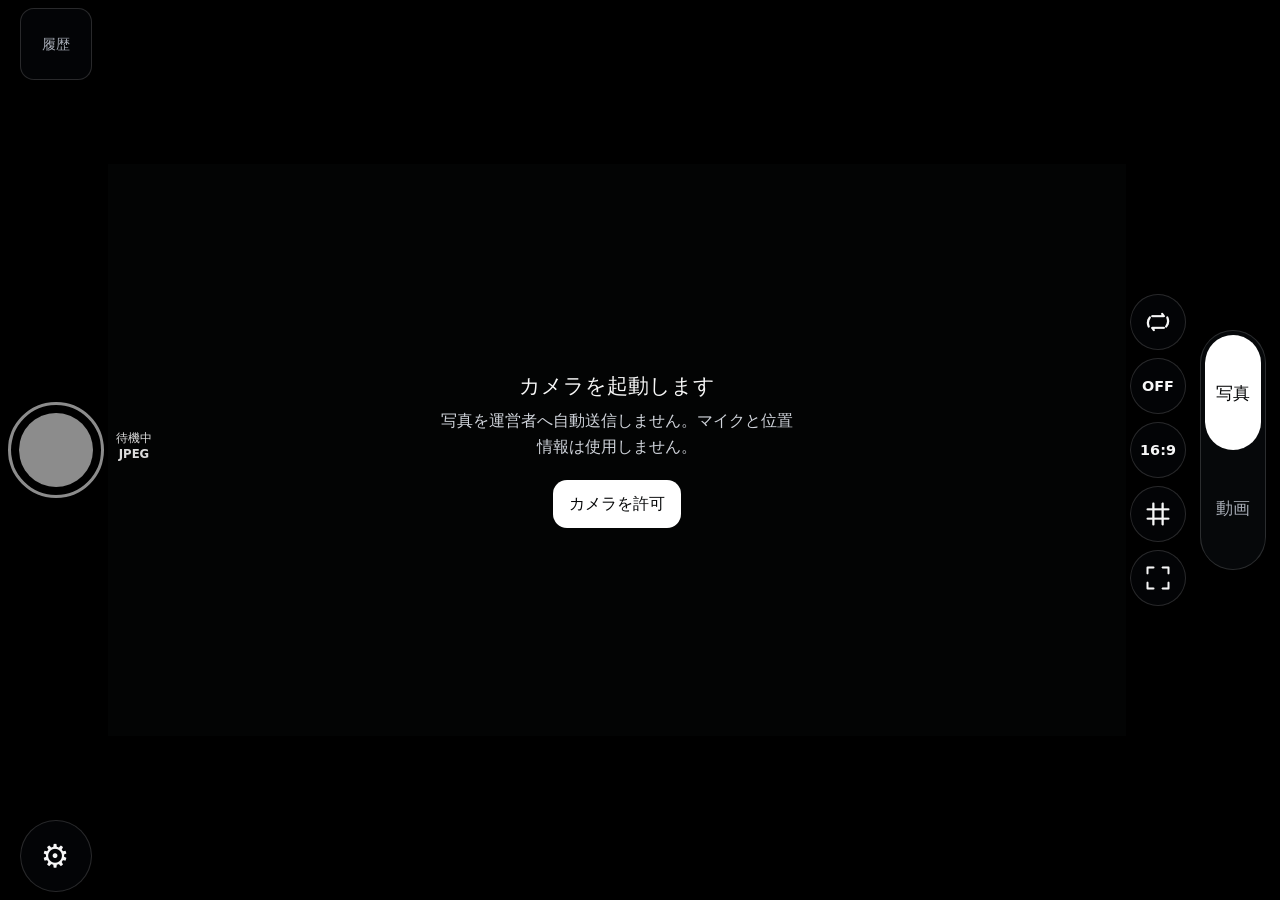
<file: index.html>
<!doctype html>
<html lang="ja" class="overlay-camera-layout">
<head>
  <meta charset="utf-8">
  <meta name="viewport" content="width=device-width, initial-scale=1, viewport-fit=cover">
  <meta name="theme-color" content="#0b0d10">
  <meta name="referrer" content="no-referrer">
  <meta http-equiv="Content-Security-Policy" content="default-src 'self'; script-src 'self'; style-src 'self' 'unsafe-inline'; img-src 'self' blob: data:; media-src 'self' blob:; connect-src 'self'; worker-src 'self'; manifest-src 'self'; object-src 'none'; base-uri 'none'; form-action 'none'">
  <meta name="mobile-web-app-capable" content="yes">
  <meta name="apple-mobile-web-app-capable" content="yes">
  <meta name="apple-mobile-web-app-status-bar-style" content="black-translucent">
  <meta name="description" content="写真・動画をブラウザ内に保存するカメラアプリ。撮影データを自動送信しません。端末などが発する音は制御せず、無音は保証しません。">
  <meta name="robots" content="index,follow,max-image-preview:large">
  <meta property="og:type" content="website">
  <meta property="og:locale" content="ja_JP">
  <meta property="og:site_name" content="Quiet Camera">
  <meta property="og:title" content="Quiet Camera｜写真・動画を撮影するブラウザカメラ">
  <meta property="og:description" content="写真・動画をブラウザ内に保存するカメラアプリ。撮影データを自動送信しません。端末などが発する音は制御せず、無音は保証しません。">
  <meta property="og:url" content="https://tomoponz.github.io/quiet-camera/">
  <meta property="og:image" content="https://tomoponz.github.io/quiet-camera/images/quiet-camera-og.png">
  <meta property="og:image:width" content="1774">
  <meta property="og:image:height" content="887">
  <meta property="og:image:alt" content="端末内保存に対応したブラウザカメラQuiet Cameraのイメージ">
  <meta name="twitter:card" content="summary_large_image">
  <meta name="twitter:title" content="Quiet Camera｜写真・動画を撮影するブラウザカメラ">
  <meta name="twitter:description" content="写真・動画をブラウザ内に保存するカメラアプリ。撮影データを自動送信しません。端末などが発する音は制御せず、無音は保証しません。">
  <meta name="twitter:image" content="https://tomoponz.github.io/quiet-camera/images/quiet-camera-og.png">
  <link rel="canonical" href="https://tomoponz.github.io/quiet-camera/">
  <title>Quiet Camera｜写真・動画を撮影するブラウザカメラ</title>
  <link rel="manifest" href="./manifest.webmanifest?v=20261031.3">
  <link rel="icon" href="./icons/icon.svg" type="image/svg+xml">
  <link rel="apple-touch-icon" sizes="180x180" href="./icons/apple-touch-icon.png">
  <link rel="stylesheet" href="./assets/css/styles.css?v=20261031.3">
  <link rel="stylesheet" href="./assets/css/fullscreen.css?v=20261031.3">
  <link rel="stylesheet" href="./assets/css/camera-enhancements.css?v=20261031.3">
  <link rel="stylesheet" href="./assets/css/camera-overlay.css?v=20261031.3">
</head>
<body>
  <main class="app" aria-label="Quiet Camera">
    <div id="cameraSurface" class="camera-surface">
    <section id="cameraStage" class="camera-stage ratio-16-9" aria-label="カメラ映像。EnterまたはSpaceで中央へピントを要求" aria-busy="false" tabindex="-1">
      <video id="cameraVideo" autoplay muted playsinline></video>
      <div id="photoFrameGuide" class="photo-frame-guide" hidden aria-hidden="true"></div>
      <canvas id="captureCanvas" hidden></canvas>

      <div id="gridOverlay" class="grid-overlay" hidden aria-hidden="true"><span></span><span></span><span></span><span></span></div>
      <div id="focusRing" class="focus-ring" aria-hidden="true"></div>
      <div id="flashOverlay" class="flash-overlay" aria-hidden="true"></div>
      <div id="countdown" class="countdown" aria-live="assertive"></div>



      <div id="permissionPanel" class="permission-panel" role="group" aria-labelledby="permissionTitle" aria-describedby="permissionCopy">
        <p id="permissionTitle" class="permission-title">カメラを起動します</p>
        <p id="permissionCopy" class="permission-copy">撮影データを運営者へ自動送信しません。動画へ切り替えるとマイクの使用許可を求めます。手動でOFFにした設定は維持します。</p>
        <button id="startButton" class="primary-button" type="button">カメラを許可</button>
      </div>








    </section>
    <div id="cameraControls" class="camera-device-controls">
<div class="mode-control-row">
      <nav class="mode-switcher" aria-label="撮影モード">
        <button id="photoModeButton" class="mode-button active" type="button" aria-pressed="true">写真</button>
        <button id="videoModeButton" class="mode-button" type="button" aria-pressed="false" aria-describedby="videoSupportStatus microphoneStatusDetail">動画</button>
      </nav>
      <button id="microphoneStatusButton" class="microphone-status microphone-off" type="button" aria-controls="microphoneSelect" hidden>
        <span class="microphone-status-current" aria-hidden="true">現在</span><span class="microphone-state-line" aria-hidden="true"><span>MIC</span> <strong id="microphoneStatusText">OFF</strong></span>
      </button>
    </div>
    <p id="videoSupportStatus" class="sr-only" role="status" aria-live="polite"></p>
    <p id="microphoneStatusDetail" class="sr-only" role="status" aria-live="polite">現在、マイクはOFFです。音声は録音されません。押すとマイク設定を開きます。</p>


<div id="recordingBadge" class="recording-badge" hidden>
        <span class="recording-dot" aria-hidden="true"></span>
        <span class="sr-only">録画中。 </span>
        <span class="recording-metric"><span class="sr-only">録画時間 </span><span id="recordingTime" role="timer" aria-live="off">00:00</span></span>
        <span class="recording-metric"><span class="sr-only">録画サイズ </span><span id="recordingSize">0 MB</span></span>
        <span id="recordingAudioState">音声なし</span>
      </div>
<div class="camera-top-controls" role="group" aria-label="撮影設定">
        <button id="switchButton" class="icon-button" type="button" aria-label="前後カメラを切り替える" title="カメラ切替">
          <svg viewBox="0 0 24 24" aria-hidden="true"><path d="M7 7h10l-1.5-2M17 17H7l1.5 2M20 8a8 8 0 0 1-1 8M4 16a8 8 0 0 1 1-8"/></svg>
        </button>
        <button id="timerButton" class="setting-button" type="button" aria-label="セルフタイマー: オフ">OFF</button>
        <button id="ratioButton" class="setting-button" type="button" aria-label="画像比率: 16対9">16:9</button>
        <button id="torchButton" disabled class="icon-button" type="button" aria-pressed="false" aria-label="ライト" title="ライト" hidden>
          <svg viewBox="0 0 24 24" aria-hidden="true"><path d="M9 3h6l1 4-2 3v9H10v-9L8 7l1-4Z"/><path d="M10 14h4"/></svg>
        </button>
        <button id="gridButton" class="icon-button" type="button" aria-pressed="false" aria-label="グリッド表示" title="グリッド">
          <svg viewBox="0 0 24 24" aria-hidden="true"><path d="M8 3v18M16 3v18M3 8h18M3 16h18"/></svg>
        </button>
        <button id="fullscreenButton" class="icon-button fullscreen-button" type="button" aria-pressed="false" aria-label="全画面モード" title="全画面">
          <svg viewBox="0 0 24 24" aria-hidden="true">
            <path class="fullscreen-enter-icon" d="M8 3H3v5M16 3h5v5M8 21H3v-5M16 21h5v-5"/>
            <path class="fullscreen-exit-icon" d="M9 3v6H3M15 3v6h6M9 21v-6H3M15 21v-6h6"/>
          </svg>
        </button>
      </div>
<div id="zoomControl" class="zoom-control" hidden>
        <label for="zoomRange">ズーム</label>
        <input id="zoomRange" type="range" min="1" max="1" step="0.1" value="1">
        <output id="zoomValue" for="zoomRange">1.0×</output>
      </div>
<div id="exposureControl" class="exposure-control" hidden>
        <label for="exposureRange">明るさ</label>
        <input id="exposureRange" type="range" min="0" max="0" step="0.1" value="0">
        <output id="exposureValue" for="exposureRange">0.0</output>
      </div>
<div class="status-bar">
        <span id="cameraStatus" role="status" aria-live="polite">待機中</span>
        <span id="mediaStatus">JPEG</span>
      </div>
<section class="bottom-controls" aria-label="撮影操作">
      <button id="galleryButton" class="preview-button" type="button" aria-label="撮影履歴を見る">
        <span id="galleryPlaceholder">履歴</span>
        <img id="previewThumbnail" alt="直前の撮影結果" hidden>
        <span id="videoThumbnailMark" class="video-thumbnail-mark" hidden>▶</span>
        <span id="galleryCount" class="gallery-count" hidden>0</span>
      </button>
      <button id="shutterButton" class="shutter-button" type="button" aria-label="写真を撮る" disabled><span></span></button>
      <button id="settingsButton" class="round-text-button settings-button" type="button" aria-label="設定を開く" title="設定">⚙</button>
    </section>
    </div>
    </div>





    <div id="settingsDock">
    <section id="settingsPanel" class="settings-panel" aria-label="保存と録画の設定">
<div class="header-actions">
        <button id="updateButton" class="text-button update-button" type="button" hidden>更新</button>
        <button id="installButton" class="text-button" type="button" hidden>インストール</button>
      </div>

      <label id="cameraSourceField" class="setting-field camera-source-field" hidden><span>カメラ</span><select id="cameraSourceSelect"><option value="">自動選択</option></select></label>
      <div id="manualFocusField" class="setting-field range-setting" hidden>
        <label class="setting-label" for="manualFocusRange">ピント</label>
        <div class="range-setting-controls"><input id="manualFocusRange" type="range" min="0" max="0" step="1" value="0" aria-valuetext="自動" aria-describedby="manualFocusAvailability"><output id="manualFocusValue" for="manualFocusRange">自動</output><button id="focusResetButton" class="mini-button" type="button">自動に戻す</button></div>
        <small id="manualFocusAvailability" class="control-availability-note" hidden>手動調整は利用できません。端末のオートフォーカスを使用します。</small>
      </div>
      <div id="exposureSettingField" class="setting-field range-setting" hidden>
        <label class="setting-label" for="exposureIndexRange">明るさ</label>
        <div class="range-setting-controls"><input id="exposureIndexRange" type="range" min="0" max="0" step="1" value="0" aria-valuetext="0.0EV" aria-describedby="exposureAvailability"><output id="exposureIndexValue" for="exposureIndexRange">0.0EV</output><button id="exposureResetButton" class="mini-button" type="button">標準に戻す</button></div>
        <small id="exposureAvailability" class="control-availability-note" hidden>この端末・ブラウザでは明るさ調整を利用できません。</small>
      </div>
      <label id="photoFormatField" class="setting-field"><span>写真形式</span><select id="photoFormatSelect"><option value="image/jpeg">JPEG</option><option value="image/png">PNG</option><option value="image/webp">WebP</option><option value="application/pdf">PDF</option></select></label>
      <label id="photoQualityField" class="setting-field"><span>写真品質</span><select id="photoQualitySelect"><option value="0.82">標準</option><option value="0.92" selected>高画質</option><option value="0.98">最高</option></select></label>
      <label id="selfieMirrorField" class="setting-field"><span>自撮り保存</span><select id="selfieMirrorSelect"><option value="mirrored" selected>鏡像のまま</option><option value="natural">左右反転しない</option></select></label>

      <label id="microphoneField" class="setting-field" hidden><span>マイク</span><select id="microphoneSelect"><option value="off" selected>OFF</option><option value="on">ON</option></select></label>
      <label id="videoResolutionField" class="setting-field" hidden><span>動画サイズ</span><select id="videoResolutionSelect"><option value="auto" selected>自動</option><option value="720">720p</option><option value="1080">1080p</option></select></label>
      <label id="videoFrameRateField" class="setting-field" hidden><span>FPS</span><select id="videoFrameRateSelect"><option value="auto" selected>自動</option><option value="30">30</option><option value="60">60</option></select></label>
      <label id="videoQualityField" class="setting-field" hidden><span>動画品質</span><select id="videoQualitySelect"><option value="economy">軽量</option><option value="standard" selected>標準</option><option value="high">高画質</option></select></label>
      <label id="recordingLimitField" class="setting-field" hidden><span>録画上限</span><select id="recordingLimitSelect"><option value="5">5分</option><option value="10" selected>10分</option><option value="20">20分</option></select></label>
      <button id="privacyButton" class="secondary-button settings-privacy-button" type="button">プライバシーと注意事項</button>
    </section>
    </div>




  </main>

  <dialog id="reviewDialog" class="sheet-dialog review-dialog" aria-labelledby="reviewTitle" aria-describedby="reviewMeta">
    <div class="review-layout">
      <div class="review-media-column">
        <div id="reviewViewer" class="review-viewer">
          <img id="reviewImage" class="review-media" alt="撮影した写真" draggable="false" hidden>
          <video id="reviewVideo" class="review-media" controls playsinline preload="auto" hidden></video>
          <p id="reviewVideoStatus" class="video-preview-status" role="status" aria-live="polite" hidden></p>
        </div>
        <nav id="reviewPhotoNavigation" class="review-photo-nav" aria-label="撮影順に写真と動画を切り替える" hidden>
          <button id="reviewNewerPhoto" class="secondary-button" type="button" aria-controls="reviewViewer" disabled>← 新しい項目</button>
          <button id="reviewOlderPhoto" class="secondary-button" type="button" aria-controls="reviewViewer" disabled>古い項目 →</button>
          <p id="reviewPhotoStatus" class="review-photo-status" role="status" aria-live="polite"></p>
        </nav>
      </div>
      <aside class="review-sidebar">
        <div class="dialog-header">
          <div><h2 id="reviewTitle">撮影結果</h2><p id="reviewMeta" class="review-meta"></p></div>
          <button id="closeReviewButton" class="close-button" type="button" aria-label="閉じる">×</button>
        </div>
        <p class="dialog-help">iPhoneでは共有メニューから「画像を保存」または「ファイルに保存」を選んでください。</p>
      </aside>
    </div>
    <div id="reviewActionBar" class="dialog-actions review-actions review-action-dock" role="group" aria-label="表示中のメディアの操作">
      <button id="shareButton" class="secondary-button compact-button" type="button" aria-label="共有" title="共有" disabled><svg viewBox="0 0 24 24" width="24" height="24" fill="none" stroke="currentColor" stroke-width="1.8" stroke-linecap="round" stroke-linejoin="round" aria-hidden="true"><circle cx="6" cy="12" r="3"/><circle cx="18" cy="5" r="3"/><circle cx="18" cy="19" r="3"/><path d="m8.5 10.5 7-4m-7 7 7 4"/></svg></button>
      <button id="downloadButton" class="secondary-button compact-button" type="button" aria-label="端末に保存" title="端末に保存" disabled><svg viewBox="0 0 24 24" width="24" height="24" fill="none" stroke="currentColor" stroke-width="1.8" stroke-linecap="round" stroke-linejoin="round" aria-hidden="true"><path d="M12 3v12m-5-5 5 5 5-5M4 16v5h16v-5"/></svg></button>
      <button id="reviewPdfButton" class="secondary-button compact-button" type="button" aria-label="表示中の写真をPDFにする" title="表示中の写真をPDFにする" disabled><svg viewBox="0 0 24 24" width="24" height="24" fill="none" stroke="currentColor" stroke-width="1.8" stroke-linecap="round" stroke-linejoin="round" aria-hidden="true"><path d="M3 1h12l6 6v16H3zM15 1v7h6"/><text x="12" y="17" text-anchor="middle" fill="currentColor" stroke="none" font-family="sans-serif" font-size="8" font-weight="700">PDF</text></svg></button>
      <button id="deleteButton" class="danger-button compact-button" type="button" aria-label="削除" title="削除" disabled><svg viewBox="0 0 24 24" width="24" height="24" fill="none" stroke="currentColor" stroke-width="1.8" stroke-linecap="round" stroke-linejoin="round" aria-hidden="true"><path d="M3 6h18M9 6V3h6v3M5 6l1 15h12l1-15M10 10v7m4-7v7"/></svg></button>
    </div>
  </dialog>

  <dialog id="galleryDialog" class="sheet-dialog gallery-dialog" aria-labelledby="galleryTitle" aria-describedby="gallerySummary">
    <div class="gallery-sheet-sizing"><div id="galleryResizeHandle" class="settings-resize-handle" role="separator" tabindex="0" aria-label="撮影履歴の高さ。上下にドラッグ、または上下矢印キーで調整。上へ勢いよく払うと最大に広げる。下へ勢いよく払う、またはEscapeで閉じる" aria-orientation="horizontal" aria-controls="gallerySheetBody" aria-valuemin="0" aria-valuemax="100" aria-valuenow="100"></div></div>
    <div class="dialog-header gallery-header">
      <div><h2 id="galleryTitle">撮影履歴</h2><p id="gallerySummary" class="review-meta" role="status" aria-live="polite">0件</p></div>
      <div class="gallery-selection-controls">
        <button id="selectAllButton" class="secondary-button compact-button" type="button" aria-label="表示中をすべて選択" title="一覧に読み込み済みの項目をすべて選択" aria-hidden="true" disabled>表示中を選択</button>
        <button id="gallerySelectionButton" class="secondary-button compact-button" type="button" aria-pressed="false">選択</button>
      </div>
      <button id="closeGalleryButton" class="close-button" type="button" aria-label="閉じる">×</button>
    </div>
    <div id="gallerySheetBody">
    <div id="recoveryNotice" class="recovery-notice" hidden>
      <p id="recoverySummary">復元待ちの録画があります。</p>
      <div class="recovery-actions">
        <button id="retryRecoveryButton" class="secondary-button compact-button" type="button">復元を再試行</button>
        <button type="button" id="downloadRecoveryButton" class="secondary-button" aria-label="再生未確認の録画一時データを元ファイルとして端末へ保存">一時データを保存</button>
        <button id="discardRecoveryButton" class="danger-button compact-button" type="button">一時データを削除</button>
      </div>
    </div>
    <div id="galleryGrid" class="gallery-grid"></div>
    <p id="galleryEmpty" class="gallery-empty">撮影すると、ここに端末内の履歴が表示されます。</p>
    <div id="galleryActionClearance" aria-hidden="true"></div>
    </div>
    <div id="gallerySelectionActions" class="gallery-toolbar gallery-action-dock" hidden>
      <div class="gallery-action-status"><span id="gallerySelectionCount" role="status" aria-live="polite">0件選択</span><span id="gallerySelectionNotice" role="status" hidden></span></div>
      <button id="shareGalleryButton" class="secondary-button compact-button" type="button" aria-label="共有" title="共有" disabled><svg viewBox="0 0 24 24" width="24" height="24" fill="none" stroke="currentColor" stroke-width="1.8" stroke-linecap="round" stroke-linejoin="round" aria-hidden="true"><circle cx="6" cy="12" r="3"/><circle cx="18" cy="5" r="3"/><circle cx="18" cy="19" r="3"/><path d="m8.5 10.5 7-4m-7 7 7 4"/></svg></button>
      <button id="saveGalleryButton" class="secondary-button compact-button" type="button" aria-label="端末に保存" title="端末に保存" disabled><svg viewBox="0 0 24 24" width="24" height="24" fill="none" stroke="currentColor" stroke-width="1.8" stroke-linecap="round" stroke-linejoin="round" aria-hidden="true"><path d="M12 3v12m-5-5 5 5 5-5M4 16v5h16v-5"/></svg></button>
      <button id="exportPdfButton" class="secondary-button compact-button" type="button" aria-label="選択写真をPDF" title="選択写真をPDF" disabled><svg viewBox="0 0 24 24" width="24" height="24" fill="none" stroke="currentColor" stroke-width="1.8" stroke-linecap="round" stroke-linejoin="round" aria-hidden="true"><path d="M3 1h12l6 6v16H3zM15 1v7h6"/><text x="12" y="17" text-anchor="middle" fill="currentColor" stroke="none" font-family="sans-serif" font-size="8" font-weight="700">PDF</text></svg></button>
      <button id="deleteSelectedButton" class="danger-button compact-button" type="button" aria-label="選択削除" title="選択削除" disabled><svg viewBox="0 0 24 24" width="24" height="24" fill="none" stroke="currentColor" stroke-width="1.8" stroke-linecap="round" stroke-linejoin="round" aria-hidden="true"><path d="M3 6h18M9 6V3h6v3M5 6l1 15h12l1-15M10 10v7m4-7v7"/></svg></button>
    </div>
  </dialog>

  <dialog id="settingsDialog" class="sheet-dialog settings-dialog" closedby="closerequest" aria-labelledby="settingsTitle" aria-describedby="settingsDescription">
    <div class="settings-sheet-sizing" role="group" aria-label="設定パネルの高さ">
      <div id="settingsResizeHandle" class="settings-resize-handle" role="separator" tabindex="0" aria-label="設定パネルの高さ。上下にドラッグ、または上下矢印キーで調整。上へ勢いよく払うと最大に広げる。下へ勢いよく払う、またはEscapeで閉じる" aria-orientation="horizontal" aria-controls="settingsSheetBody" aria-valuemin="0" aria-valuemax="100" aria-valuenow="100" aria-valuetext="画面全体">
      </div>
    </div>
    <div class="dialog-header"><div><h2 id="settingsTitle">カメラ設定</h2><p id="settingsDescription" class="review-meta">利用できる機能だけ表示します。</p></div><button id="closeSettingsButton" class="close-button" type="button" aria-label="閉じる">×</button></div>
    <div id="settingsSheetBody"></div>
  </dialog>

  <dialog id="cameraPermissionDialog" class="sheet-dialog camera-permission-dialog" aria-labelledby="cameraPermissionTitle" aria-describedby="cameraPermissionMessage">
    <div class="dialog-header">
      <h2 id="cameraPermissionTitle">カメラを利用できません</h2>
      <button id="closeCameraPermissionIconButton" class="close-button" type="button" aria-label="閉じる">×</button>
    </div>
    <p id="cameraPermissionMessage" class="camera-permission-message">端末またはブラウザの設定で、このサイトのカメラ使用を許可してください。設定を変更したら、「もう一度試す」を押してください。</p>
    <div id="cameraPermissionInstructions" class="camera-permission-instructions" hidden>
      <h3>設定方法</h3>
      <ul>
        <li><strong>iPhone・iPad：</strong>設定アプリで使用中のブラウザを開き、「カメラ」をONにします。Safariではページメニューの「Webサイトの設定」も確認してください。</li>
        <li><strong>Android：</strong>アドレスバーのサイト情報から「権限」→「カメラ」を許可します。必要な場合は、設定アプリでもブラウザのカメラ権限を許可してください。</li>
        <li><strong>PC：</strong>アドレスバー左側のサイト情報から、カメラの使用を許可してください。</li>
      </ul>
    </div>
    <div class="dialog-actions camera-permission-actions">
      <button id="cameraPermissionHelpButton" class="secondary-button" type="button" aria-expanded="false" aria-controls="cameraPermissionInstructions">設定方法を見る</button>
      <button id="retryCameraPermissionButton" class="primary-button" type="button">もう一度試す</button>
      <button id="closeCameraPermissionButton" class="secondary-button" type="button">閉じる</button>
    </div>
  </dialog>

  <dialog id="privacyDialog" class="sheet-dialog info-dialog" aria-labelledby="privacyTitle">
    <div class="dialog-header"><h2 id="privacyTitle">プライバシー</h2><button id="closePrivacyButton" class="close-button" type="button" aria-label="閉じる">×</button></div>
    <ul>
      <li>写真・動画・音声はブラウザ内で処理され、自動送信されません。</li>
      <li>撮影結果はブラウザ保存領域へ保存されます。サイトデータの消去やブラウザによる容量整理で失われる場合があります。</li>
      <li>保存領域のアクセス境界は配信元（https://tomoponz.github.io）です。同じ配信元の別ページのスクリプトも、この保存領域へアクセスできます。</li>
      <li>動画へ切り替えるとマイクの使用許可を求めます。手動でOFFにした設定は次回も維持し、拒否した後は、このページを開いている間は設定でONを選ぶまで再要求しません。</li>
      <li>位置情報、連絡先、アカウント情報にはアクセスしません。</li>
      <li>ピント、ズーム、ライト、露出、動画形式は端末とブラウザの対応状況により異なります。</li>
      <li>共有や端末への保存を選んだ後の取り扱いは、選択したアプリや保存先に従います。</li>
    </ul>
    <p class="warning">無断撮影、盗撮、撮影禁止場所での使用など、違法・迷惑な撮影や録画には使用しないでください。</p>
    <p class="privacy-link"><a href="./privacy.html">プライバシーポリシー全文</a></p>

<header class="app-header">
      <div>
        <p class="eyebrow">LOCAL-ONLY CAMERA</p>
        <h1>Quiet Camera</h1>
      </div>

    </header>
<p class="camera-note">人物や私有地を撮影・録画するときは、相手の同意と撮影場所のルールを守ってください。アプリは効果音を再生しませんが、端末やOSの動作を含む無音は保証できません。</p>
<section class="about-app" aria-labelledby="aboutTitle" itemscope itemtype="https://schema.org/SoftwareApplication">
      <link itemprop="url" href="https://tomoponz.github.io/quiet-camera/">
      <link itemprop="image" href="https://tomoponz.github.io/quiet-camera/images/quiet-camera-og.png">
      <meta itemprop="applicationCategory" content="MultimediaApplication">
      <h2 id="aboutTitle"><span itemprop="name">Quiet Camera</span>について</h2>
      <p itemprop="description">Quiet Cameraは、広告やログインなしで使えるブラウザカメラです。アプリ独自のシャッター音を再生せず、写真・動画を端末内のブラウザで処理・保存します。撮影データを運営者のサーバーへ自動送信しません。</p>
      <p>iPadOS・Android・PCの対応ブラウザで利用できます。端末やOSの動作を含む完全な無音は保証できません。</p>
      <div class="about-meta">
        <span itemprop="offers" itemscope itemtype="https://schema.org/Offer"><meta itemprop="price" content="0"><meta itemprop="priceCurrency" content="JPY"><strong>料金:</strong> 無料</span>
        <span><strong>動作環境:</strong> <span itemprop="operatingSystem">iPadOS・Android・PCの対応ブラウザ</span></span>
      </div>
      <p class="about-links"><a href="./privacy.html">プライバシーポリシー</a><span aria-hidden="true">・</span><a href="https://github.com/tomoponz/quiet-camera" target="_blank" rel="noopener noreferrer">ソースコード</a></p>
    </section>
</dialog>

  <div id="toast" class="toast" role="status" aria-live="polite"></div>

  <script src="./assets/js/storage.js?v=20261031.3" defer></script>
  <script src="./assets/js/camera-ratio-model.js?v=20261031.3" defer></script>
  <script src="./assets/js/core.js?v=20261031.3" defer></script>
  <script src="./assets/js/photo.js?v=20261031.3" defer></script>
  <script src="./assets/js/video-preview.js?v=20261031.3" defer></script>
  <script src="./assets/js/video.js?v=20261031.3" defer></script>
  <script src="./assets/js/ui.js?v=20261031.3" defer></script>
  <script src="./assets/js/media-dialog-scroll.js?v=20261031.3" defer></script>
  <script src="./assets/js/photo-review.js?v=20261031.3" defer></script>
  <script src="./assets/js/fullscreen.js?v=20261031.3" defer></script>
  <script src="./assets/js/camera-enhancements-core.js?v=20261031.3" defer></script>
  <script src="./assets/js/camera-transition.js?v=20261031.3" defer></script>
  <script src="./assets/js/camera-devices.js?v=20261031.3" defer></script>
  <script src="./assets/js/camera-controls.js?v=20261031.3" defer></script>
  <script src="./assets/js/camera-capture.js?v=20261031.3" defer></script>
  <script src="./assets/js/settings-sheet-motion.js?v=20261031.3" defer></script>
  <script src="./assets/js/settings-sheet.js?v=20261031.3" defer></script>
  <script src="./assets/js/gallery-loader.js?v=20261031.3" defer></script>
  <script src="./assets/js/camera-enhancements.js?v=20261031.3" defer></script>
  <script src="./assets/js/gallery-batch.js?v=20261031.3" defer></script>
  <script src="./assets/js/gallery-selection.js?v=20261031.3" defer></script>
  <script src="./assets/js/history-sheet.js?v=20261031.3" defer></script>
  <script src="./assets/js/device-layout-model.js?v=20261031.3" defer></script>
  <script src="./assets/js/camera-overlay.js?v=20261031.3" defer></script>
  <script src="./assets/js/bootstrap.js?v=20261031.3" defer></script>
</body>
</html>
</file>
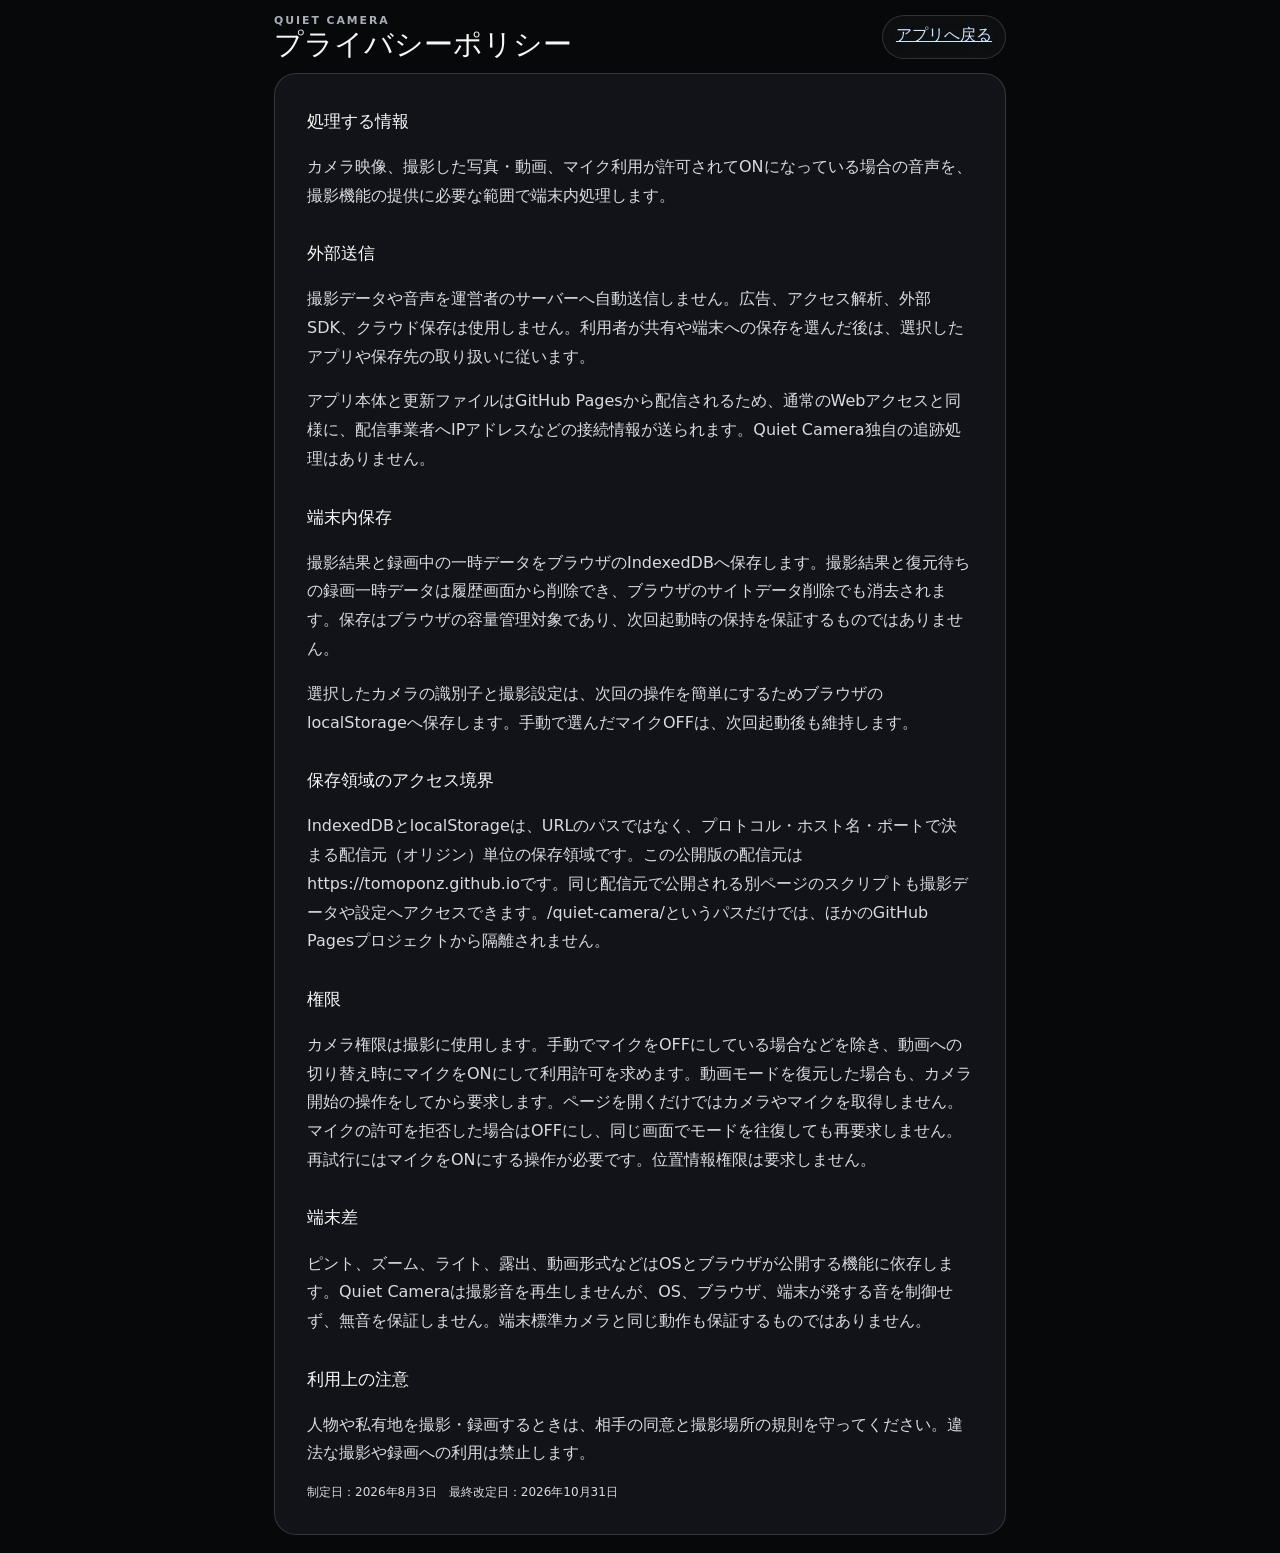
<file: privacy.html>
<!doctype html>
<html lang="ja">
<head>
  <meta charset="utf-8">
  <meta name="viewport" content="width=device-width, initial-scale=1">
  <meta name="theme-color" content="#0b0d10">
  <meta name="referrer" content="no-referrer">
  <meta http-equiv="Content-Security-Policy" content="default-src 'self'; script-src 'none'; style-src 'self'; img-src 'self' data:; connect-src 'self'; object-src 'none'; base-uri 'none'; form-action 'none'">
  <meta name="description" content="Quiet Cameraの撮影データ、端末内保存、カメラ・マイク権限、外部送信に関するプライバシーポリシーです。">
  <meta name="robots" content="index,follow">
  <link rel="canonical" href="https://tomoponz.github.io/quiet-camera/privacy.html">
  <title>プライバシーポリシー｜Quiet Camera</title>
  <link rel="stylesheet" href="./assets/css/styles.css?v=20261031.3">
</head>
<body>
  <main class="app privacy-page">
    <header class="app-header"><div><p class="eyebrow">QUIET CAMERA</p><h1>プライバシーポリシー</h1></div><a class="text-button" href="./">アプリへ戻る</a></header>
    <section class="policy-card">
      <h2>処理する情報</h2>
      <p>カメラ映像、撮影した写真・動画、マイク利用が許可されてONになっている場合の音声を、撮影機能の提供に必要な範囲で端末内処理します。</p>
      <h2>外部送信</h2>
      <p>撮影データや音声を運営者のサーバーへ自動送信しません。広告、アクセス解析、外部SDK、クラウド保存は使用しません。利用者が共有や端末への保存を選んだ後は、選択したアプリや保存先の取り扱いに従います。</p>
      <p>アプリ本体と更新ファイルはGitHub Pagesから配信されるため、通常のWebアクセスと同様に、配信事業者へIPアドレスなどの接続情報が送られます。Quiet Camera独自の追跡処理はありません。</p>
      <h2>端末内保存</h2>
      <p>撮影結果と録画中の一時データをブラウザのIndexedDBへ保存します。撮影結果と復元待ちの録画一時データは履歴画面から削除でき、ブラウザのサイトデータ削除でも消去されます。保存はブラウザの容量管理対象であり、次回起動時の保持を保証するものではありません。</p>
      <p>選択したカメラの識別子と撮影設定は、次回の操作を簡単にするためブラウザのlocalStorageへ保存します。手動で選んだマイクOFFは、次回起動後も維持します。</p>
      <h2>保存領域のアクセス境界</h2>
      <p>IndexedDBとlocalStorageは、URLのパスではなく、プロトコル・ホスト名・ポートで決まる配信元（オリジン）単位の保存領域です。この公開版の配信元はhttps://tomoponz.github.ioです。同じ配信元で公開される別ページのスクリプトも撮影データや設定へアクセスできます。/quiet-camera/というパスだけでは、ほかのGitHub Pagesプロジェクトから隔離されません。</p>
      <h2>権限</h2>
      <p>カメラ権限は撮影に使用します。手動でマイクをOFFにしている場合などを除き、動画への切り替え時にマイクをONにして利用許可を求めます。動画モードを復元した場合も、カメラ開始の操作をしてから要求します。ページを開くだけではカメラやマイクを取得しません。マイクの許可を拒否した場合はOFFにし、同じ画面でモードを往復しても再要求しません。再試行にはマイクをONにする操作が必要です。位置情報権限は要求しません。</p>
      <h2>端末差</h2>
      <p>ピント、ズーム、ライト、露出、動画形式などはOSとブラウザが公開する機能に依存します。Quiet Cameraは撮影音を再生しませんが、OS、ブラウザ、端末が発する音を制御せず、無音を保証しません。端末標準カメラと同じ動作も保証するものではありません。</p>
      <h2>利用上の注意</h2>
      <p>人物や私有地を撮影・録画するときは、相手の同意と撮影場所の規則を守ってください。違法な撮影や録画への利用は禁止します。</p>
      <p class="review-meta">制定日：2026年8月3日　最終改定日：2026年10月31日</p>
    </section>
  </main>
</body>
</html>
</file>
<file: assets/css/styles.css>
:root {
  color-scheme: dark;
  font-family: Inter, ui-sans-serif, system-ui, -apple-system, BlinkMacSystemFont, "Segoe UI", sans-serif;
  background: #070809;
  color: #f7f7f7;
  font-synthesis: none;
  --panel: rgba(15, 17, 20, 0.84);
  --border: rgba(255, 255, 255, 0.15);
  --muted: #a8adb7;
  --danger: #ff4d5e;
  --record: #ff3048;
  --focus: #ffd84a;
  --fallback: #70b7ff;
}

* { box-sizing: border-box; }
html, body { margin: 0; min-height: 100%; background: #070809; }
body { min-height: 100dvh; overscroll-behavior: none; }
button, select, input { font: inherit; }
button { border: 0; color: inherit; -webkit-tap-highlight-color: transparent; }
button:focus-visible, select:focus-visible, input:focus-visible, a:focus-visible { outline: 3px solid #fff; outline-offset: 3px; }
button:disabled, select:disabled, input:disabled { cursor: not-allowed; opacity: .55; }
a { color: #cfe5ff; }
[hidden] { display: none !important; }
.sr-only { position:absolute !important; width:1px !important; height:1px !important; padding:0 !important; margin:-1px !important; overflow:hidden !important; clip:rect(0,0,0,0) !important; white-space:nowrap !important; border:0 !important; }

.app { width: min(100%, 760px); min-height: 100dvh; margin: 0 auto; padding: max(14px, env(safe-area-inset-top)) max(14px, env(safe-area-inset-right)) max(18px, env(safe-area-inset-bottom)) max(14px, env(safe-area-inset-left)); display: flex; flex-direction: column; gap: 12px; }
.app-header, .header-actions { display: flex; align-items: center; justify-content: space-between; gap: 8px; }
.eyebrow { margin: 0 0 2px; color: var(--muted); font-size: .68rem; font-weight: 700; letter-spacing: .18em; }
h1 { margin: 0; font-size: clamp(1.35rem, 5vw, 1.8rem); line-height: 1.1; }
.text-button, .setting-button, .icon-button, .round-text-button, .close-button { background: var(--panel); border: 1px solid var(--border); backdrop-filter: blur(16px); }
.text-button { min-height:44px; padding: 9px 13px; border-radius: 999px; font-weight: 700; }
.update-button { border-color: rgba(112, 183, 255, .7); color: #d9edff; }
.mode-control-row { width:min(100%,468px); margin:0 auto; display:grid; grid-template-columns:106px minmax(0,240px) 106px; align-items:center; justify-content:center; gap:8px; }
.mode-switcher { grid-column:2; position:relative; isolation:isolate; width:100%; min-width:0; padding:4px; display:grid; grid-template-columns:minmax(0,1fr) minmax(0,1fr); border:1px solid var(--border); border-radius:999px; background:#121419; }
.mode-switcher::before { content:""; position:absolute; z-index:0; top:4px; bottom:4px; left:4px; width:calc((100% - 8px)/2); border-radius:999px; background:#fff; transform:translateX(0); transition:transform 180ms ease; pointer-events:none; }
.mode-switcher[data-mode="video"]::before { transform:translateX(100%); }
.mode-button { position:relative; z-index:1; min-width:0; min-height:44px; padding:4px 6px; border-radius:999px; background:transparent; color:var(--muted); font-weight:800; line-height:1.1; overflow-wrap:anywhere; }
.mode-button.active { color:#050607; }
.microphone-status { grid-column:3; min-width:106px; min-height:44px; max-height:54px; padding:0 6px; display:flex; flex-wrap:wrap; align-items:center; align-content:center; justify-content:center; gap:0 4px; border:1px solid currentColor; border-radius:999px; font-size:.65rem; line-height:1.1; font-weight:800; }
.microphone-status span, .microphone-status strong { white-space:nowrap; }
.microphone-status strong { font-size:.7rem; line-height:1.1; letter-spacing:.04em; }
.microphone-status.microphone-off { background:rgba(255,167,38,.15); color:#ffd08a; }
.microphone-status.microphone-on { background:rgba(62,207,126,.14); color:#9cf0bd; }

.camera-stage { position: relative; width: 100%; max-height: 67dvh; overflow: hidden; touch-action: pan-y; background: radial-gradient(circle at 50% 30%, #262a31 0, #0d0f12 45%, #050607 100%); border: 1px solid var(--border); border-radius: 24px; box-shadow: 0 18px 50px rgba(0,0,0,.45); isolation: isolate; }
.camera-stage.ratio-4-3 { aspect-ratio: 3 / 4; }
.camera-stage.ratio-1-1 { aspect-ratio: 1; }
.camera-stage.ratio-16-9 { aspect-ratio: 9 / 16; }
.camera-stage video { width: 100%; height: 100%; display: block; object-fit: cover; background: #000; }
.camera-stage video.mirrored { transform: scaleX(-1); }
.camera-top-controls { position: absolute; z-index: 4; top: 12px; left: 12px; right: 12px; display: flex; align-items: center; justify-content: space-between; gap: 7px; }
.icon-button, .setting-button { min-width:44px; height:44px; border-radius:999px; display:grid; place-items:center; font-size:.76rem; font-weight:800; }
.icon-button[aria-pressed="true"] { background: #fff; color: #050607; }
.icon-button svg { width: 20px; height: 20px; fill: none; stroke: currentColor; stroke-width: 1.8; stroke-linecap: round; stroke-linejoin: round; }
.status-bar { position: absolute; z-index: 4; left: 14px; right: 14px; bottom: 12px; display: flex; justify-content: space-between; color: rgba(255,255,255,.86); font-size: .73rem; font-weight: 700; text-shadow: 0 1px 8px #000; }
.permission-panel { position: absolute; z-index: 8; inset: 0; padding: 28px; display: grid; align-content: center; justify-items: center; text-align: center; background: rgba(4,5,6,.82); backdrop-filter: blur(12px); }
.permission-title { margin: 0 0 8px; font-size: 1.3rem; font-weight: 800; }
.permission-copy { max-width: 360px; margin: 0 0 20px; color: #d0d4db; line-height: 1.65; }
.primary-button, .secondary-button, .danger-button { min-height: 48px; padding: 0 16px; border-radius: 14px; font-weight: 800; }
.primary-button { background: #fff; color: #050607; }
.secondary-button { background: #24272d; border: 1px solid var(--border); }
.danger-button { background: rgba(255,77,94,.13); border: 1px solid rgba(255,77,94,.48); color: #ff9aa5; }
.compact-button { min-height:44px; padding:0 12px; font-size:.78rem; }

.grid-overlay { position: absolute; z-index: 2; inset: 0; pointer-events: none; }
.grid-overlay span { position: absolute; background: rgba(255,255,255,.48); box-shadow: 0 0 1px rgba(0,0,0,.6); }
.grid-overlay span:nth-child(1), .grid-overlay span:nth-child(2) { top: 0; bottom: 0; width: 1px; }
.grid-overlay span:nth-child(1) { left: 33.333%; }
.grid-overlay span:nth-child(2) { left: 66.666%; }
.grid-overlay span:nth-child(3), .grid-overlay span:nth-child(4) { left: 0; right: 0; height: 1px; }
.grid-overlay span:nth-child(3) { top: 33.333%; }
.grid-overlay span:nth-child(4) { top: 66.666%; }
.focus-ring { position: absolute; z-index: 5; width: 68px; height: 68px; transform: translate(-50%,-50%) scale(1.18); border: 2px solid var(--focus); border-radius: 10px; box-shadow: 0 0 0 1px rgba(0,0,0,.45), inset 0 0 0 1px rgba(0,0,0,.25); opacity: 0; pointer-events: none; }
.focus-ring.visible { animation: focus-pop 900ms ease forwards; }
.focus-ring.failed { border-color: #ff7a86; }
.focus-ring.fallback { border-color: var(--fallback); border-style: dashed; }
@keyframes focus-pop { 0% { opacity:0; transform:translate(-50%,-50%) scale(1.3); } 18%,70% { opacity:1; transform:translate(-50%,-50%) scale(1); } 100% { opacity:0; transform:translate(-50%,-50%) scale(.96); } }
.flash-overlay { position:absolute; z-index:6; inset:0; pointer-events:none; background:#fff; opacity:0; }
.flash-overlay.active { animation: flash 180ms ease-out; }
@keyframes flash { 0% {opacity:0} 35% {opacity:.85} 100% {opacity:0} }
.countdown { position:absolute; z-index:7; inset:0; display:grid; place-items:center; pointer-events:none; font-size:clamp(5rem,28vw,10rem); font-weight:900; text-shadow:0 4px 30px #000; }
.recording-badge { position:absolute; z-index:6; top:64px; left:50%; min-height:34px; padding:7px 12px; transform:translateX(-50%); display:flex; align-items:center; gap:7px; border:1px solid rgba(255,255,255,.2); border-radius:999px; background:rgba(0,0,0,.66); font-size:.72rem; font-weight:800; backdrop-filter:blur(12px); white-space:nowrap; }
.recording-metric { display:inline-flex; align-items:center; }
.recording-dot { width:9px; height:9px; border-radius:50%; background:var(--record); box-shadow:0 0 0 4px rgba(255,48,72,.15); animation:pulse 1.1s ease-in-out infinite; }
@keyframes pulse { 50% {opacity:.35} }
.zoom-control, .exposure-control { position:absolute; z-index:5; left:50%; width:min(78%,350px); padding:7px 10px; transform:translateX(-50%); display:grid; grid-template-columns:auto 1fr auto; align-items:center; gap:8px; border:1px solid var(--border); border-radius:999px; background:rgba(0,0,0,.58); backdrop-filter:blur(12px); font-size:.7rem; font-weight:800; }
.zoom-control { bottom:36px; }
.exposure-control { bottom:78px; }
.zoom-control input, .exposure-control input { width:100%; }

.settings-panel { display:grid; grid-template-columns:repeat(2,minmax(0,1fr)); gap:8px; }
.setting-field { min-width:0; padding:9px 11px; display:grid; grid-template-columns:auto minmax(0,1fr); align-items:center; gap:8px; border:1px solid var(--border); border-radius:14px; background:#111318; }
.setting-field > span, .setting-field > .setting-label { color:var(--muted); font-size:.72rem; font-weight:700; white-space:nowrap; }
.setting-field select { min-width:0; width:100%; min-height:44px; padding:7px 24px 7px 9px; border:0; border-radius:9px; background:#252830; color:#fff; font-size:.78rem; font-weight:800; }
.bottom-controls { min-height:82px; display:grid; grid-template-columns:64px 1fr 64px; align-items:center; }
.preview-button { position:relative; width:56px; height:56px; overflow:visible; padding:0; justify-self:center; border:1px solid var(--border); border-radius:14px; background:#17191d; color:var(--muted); font-size:.7rem; font-weight:800; }
.preview-button img { width:100%; height:100%; display:block; object-fit:cover; border-radius:13px; }
.video-thumbnail-mark { position:absolute; inset:0; display:grid; place-items:center; color:#fff; font-size:1.1rem; text-shadow:0 2px 8px #000; }
.gallery-count { position:absolute; top:-7px; right:-7px; min-width:22px; height:22px; padding:0 5px; display:grid; place-items:center; border:2px solid #070809; border-radius:999px; background:#fff; color:#070809; font-size:.68rem; font-weight:900; }
.shutter-button { width:76px; height:76px; padding:6px; justify-self:center; border:3px solid #fff; border-radius:50%; background:transparent; }
.shutter-button span { display:block; width:100%; height:100%; border-radius:50%; background:#fff; transition:transform 120ms ease,border-radius 160ms ease,background 160ms ease; }
.shutter-button.video span { background:var(--record); }
.shutter-button.recording span { width:62%; height:62%; margin:19%; border-radius:8px; background:var(--record); }
.shutter-button:active span { transform:scale(.88); }
.round-text-button { width:44px; height:44px; justify-self:center; border-radius:50%; font-family:Georgia,serif; font-size:1.1rem; font-weight:700; }
.camera-note { margin:-6px auto 0; max-width:560px; color:var(--muted); font-size:.73rem; line-height:1.55; text-align:center; }
.about-app { max-width:620px; margin:10px auto 0; padding:18px; border:1px solid var(--border); border-radius:18px; background:#111318; color:#d8dbe1; line-height:1.7; }
.about-app h2 { margin:0 0 8px; color:#fff; font-size:1.05rem; }
.about-app p { margin:8px 0; font-size:.82rem; }
.about-meta { display:flex; flex-wrap:wrap; gap:6px 18px; margin-top:10px; color:var(--muted); font-size:.76rem; }
.about-meta strong { color:#fff; }
.about-links { display:flex; flex-wrap:wrap; gap:8px; }

.sheet-dialog { width:min(calc(100% - 24px),760px); max-height:calc(100dvh - 24px); margin:auto; padding:18px; overflow:auto; border:1px solid var(--border); border-radius:22px; background:#111318; color:#fff; box-shadow:0 24px 80px rgba(0,0,0,.65); }
.sheet-dialog::backdrop { background:rgba(0,0,0,.72); backdrop-filter:blur(5px); }
.dialog-header { display:flex; align-items:flex-start; justify-content:space-between; gap:16px; margin-bottom:14px; }
.dialog-header h2 { margin:0; font-size:1.15rem; }
.review-meta { margin:4px 0 0; color:var(--muted); font-size:.75rem; line-height:1.45; overflow-wrap:anywhere; }
.close-button { flex:0 0 auto; width:44px; height:44px; border-radius:50%; font-size:1.6rem; line-height:1; }
.review-dialog { width:min(calc(100% - 24px),1040px); overflow:hidden; overscroll-behavior:contain; }
.review-layout { min-width:0; min-height:0; display:grid; grid-template-columns:minmax(0,1.65fr) minmax(280px,.7fr); gap:18px; }
.review-media-column { min-width:0; min-height:0; display:flex; flex-direction:column; gap:8px; }
.review-photo-nav { display:grid; grid-template-columns:1fr 1fr; gap:8px; }
.review-photo-nav[hidden] { display:none; }
.review-photo-nav button { min-height:44px; padding:8px; }
.review-photo-status { grid-column:1/-1; margin:0; color:var(--muted); font-size:.72rem; line-height:1.5; }
.review-viewer { position:relative; touch-action:pan-y pinch-zoom; }
.review-viewer.is-page-zoomed { touch-action:auto; }
.video-preview-status { position:absolute; left:12px; right:12px; bottom:12px; z-index:1; margin:0; padding:8px; border-radius:8px; background:rgba(0,0,0,.8); color:#fff; font-size:.75rem; text-align:center; pointer-events:none; }
.video-thumbnail { position:relative; }
.video-thumbnail img { position:absolute; inset:0; }
.video-thumbnail-placeholder { padding:12px; color:var(--muted); font-size:.72rem; text-align:center; }
.video-thumbnail-badge { position:absolute; bottom:6px; right:6px; padding:4px 6px; border-radius:5px; background:rgba(0,0,0,.7); color:#fff; font-size:.65rem; font-weight:800; }
.review-viewer { min-width:0; min-height:360px; max-height:78dvh; display:grid; place-items:center; overflow:hidden; border-radius:16px; background:#000; }
.review-media { display:block; max-width:100%; max-height:78dvh; object-fit:contain; background:#000; }
#reviewVideo { width:100%; height:auto; }
.review-sidebar { min-width:0; display:flex; flex-direction:column; }
.dialog-actions { display:grid; grid-template-columns:1fr 1fr; gap:10px; margin-top:14px; }
.review-actions { margin-top:auto; grid-template-columns:1fr; }
.dialog-help { margin:12px 0 0; color:var(--muted); font-size:.75rem; line-height:1.5; text-align:center; }

.camera-permission-dialog { width:min(calc(100% - 24px),560px); }
.camera-permission-message { margin:0; color:#d8dbe1; line-height:1.65; }
.camera-permission-instructions { margin-top:16px; padding:14px; border:1px solid var(--border); border-radius:14px; background:#191c21; }
.camera-permission-instructions h3 { margin:0 0 8px; font-size:.95rem; }
.camera-permission-instructions ul { margin:0; padding-left:1.25rem; color:#d8dbe1; line-height:1.65; }
.camera-permission-instructions li + li { margin-top:8px; }
.camera-permission-actions { grid-template-columns:1fr 1fr; }
.camera-permission-actions #closeCameraPermissionButton { grid-column:1/-1; }

.gallery-dialog { width:min(calc(100% - 24px),960px); overscroll-behavior:contain; }
.gallery-header { position:sticky; top:-18px; z-index:3; padding:18px 0 10px; background:#111318; }
.gallery-toolbar { position:sticky; top:55px; z-index:2; display:flex; flex-wrap:wrap; gap:8px; padding:8px 0 14px; background:#111318; }
.recovery-notice { display:flex; flex-wrap:wrap; align-items:center; justify-content:space-between; gap:10px; margin:0 0 14px; padding:12px; border:1px solid rgba(255,190,90,.45); border-radius:14px; background:rgba(90,55,8,.28); }
.recovery-notice[hidden] { display:none; }
.recovery-notice p { margin:0; color:#ffe0a6; line-height:1.45; }
.recovery-actions { display:flex; flex-wrap:wrap; gap:8px; }
.gallery-grid { display:grid; grid-template-columns:repeat(auto-fill,minmax(150px,1fr)); gap:12px; }
.gallery-card { position:relative; isolation:isolate; min-width:0; border:1px solid var(--border); border-radius:16px; overflow:hidden; background:#17191e; }
.gallery-select { position:absolute; z-index:2; top:6px; left:6px; width:44px; height:44px; display:grid; place-items:center; border-radius:11px; background:rgba(0,0,0,.68); }
.gallery-select input { width:20px; height:20px; }
.gallery-open { width:100%; padding:0; display:block; text-align:left; background:transparent; }
.gallery-open:focus-visible { outline-offset:-4px; }
.gallery-visual { aspect-ratio:4/3; display:grid; place-items:center; overflow:hidden; background:#050607; }
.gallery-visual img { width:100%; height:100%; object-fit:cover; }
.video-placeholder { color:#fff; background:radial-gradient(circle at center,#343945,#08090b); }
.video-placeholder span { font-size:2rem; }
.video-placeholder small { margin-top:-30px; color:var(--muted); font-weight:800; letter-spacing:.12em; }
.gallery-info { padding:10px; display:grid; grid-template-columns:1fr auto; gap:3px 8px; }
.gallery-info strong { font-size:.82rem; }
.gallery-info span, .gallery-info small { color:var(--muted); font-size:.68rem; }
.gallery-info small { grid-column:1/-1; }
.gallery-empty { padding:48px 16px; color:var(--muted); text-align:center; }
.info-dialog ul { padding-left:1.25rem; color:#d8dbe1; line-height:1.75; }
.warning { margin:16px 0 0; padding:14px; border:1px solid rgba(255,255,255,.18); border-radius:14px; background:#1d2026; line-height:1.65; font-weight:700; }
.privacy-link { text-align:center; }
.toast { position:fixed; z-index:20; left:50%; bottom:max(24px,env(safe-area-inset-bottom)); max-width:calc(100% - 32px); padding:11px 16px; transform:translate(-50%,20px); border:1px solid var(--border); border-radius:999px; background:rgba(20,22,26,.96); color:#fff; box-shadow:0 10px 35px rgba(0,0,0,.45); opacity:0; pointer-events:none; transition:opacity 180ms ease,transform 180ms ease; font-size:.82rem; font-weight:700; text-align:center; }
.toast.visible { opacity:1; transform:translate(-50%,0); }

@media (min-width:700px) and (min-height:800px) {
  .camera-stage.ratio-4-3 { aspect-ratio:4/3; }
  .camera-stage.ratio-16-9 { aspect-ratio:16/9; }
  .settings-panel { grid-template-columns:repeat(3,minmax(0,1fr)); }
}

@media (max-width:699px) {
  .sheet-dialog { width:100%; max-width:none; max-height:94dvh; margin:auto 0 0; padding:14px max(14px,env(safe-area-inset-right)) max(14px,env(safe-area-inset-bottom)) max(14px,env(safe-area-inset-left)); border-radius:22px 22px 0 0; }
  .review-dialog { overflow:auto; }
  .review-layout { display:flex; flex-direction:column; gap:12px; }
  .review-viewer { min-height:0; height:auto; max-height:48dvh; border-radius:14px; }
  .review-media { width:100%; height:auto; max-height:48dvh; object-fit:contain; }
  #reviewVideo { width:100%; max-width:100%; max-height:48dvh; }
  .review-sidebar { min-height:0; }
  .review-sidebar .dialog-header { margin-bottom:6px; }
  .review-actions { grid-template-columns:1fr 1fr; margin-top:8px; position:sticky; bottom:0; padding-top:8px; background:#111318; }
  .review-actions .danger-button { grid-column:1/-1; }
  .gallery-dialog { overflow:auto; }
  .gallery-header { top:-14px; padding-top:14px; }
  .gallery-toolbar { top:51px; }
  .gallery-grid { grid-template-columns:repeat(2,minmax(0,1fr)); gap:9px; }
}

@media (max-width:420px) {
  .camera-top-controls { gap:0; }
  .icon-button, .setting-button { min-width:44px; height:44px; }
  .setting-field { grid-template-columns:1fr; gap:4px; }
  .recording-badge { top:58px; max-width:calc(100% - 24px); overflow:hidden; }
  .gallery-toolbar { display:grid; grid-template-columns:1fr 1fr; }
  .gallery-toolbar .danger-button { grid-column:1/-1; }
}

@media (max-height:700px) {
  .app { gap:7px; }
  .app-header { display:none; }
  .camera-stage { max-height:67dvh; }
  .bottom-controls { min-height:66px; }
  .shutter-button { width:64px; height:64px; }
  .camera-note { display:none; }
  .settings-panel { display:none; }
  .mode-switcher { width:100%; }
}

@media (max-width:499px) {
  /* Reserve a separate MIC row even in photo mode; the selector stays centered. */
  .mode-control-row { width:min(100%,380px); grid-template-columns:minmax(0,1fr); grid-template-rows:minmax(54px,auto) 44px; gap:4px; }
  .mode-switcher { grid-column:1; grid-row:1; justify-self:center; width:min(100%,240px); }
  .microphone-status { grid-column:1; grid-row:2; justify-self:end; height:44px; max-width:100%; padding:0 12px; flex-wrap:nowrap; }
}

@media (orientation:portrait) and (max-height:700px), (orientation:portrait) and (max-width:699px) {
  /* Use the same available width. Portrait video grows taller instead of
     shrinking sideways; the page can scroll while capture controls stay handy. */
  html:not(.immersive-mode) .camera-stage { max-height:none; flex:0 0 auto; }
  .camera-stage.ratio-4-3 { width:100%; }
  .camera-stage.ratio-1-1 { width:100%; }
  .camera-stage.ratio-16-9 { width:100%; }
  html:not(.immersive-mode) .bottom-controls { position:sticky; z-index:10; bottom:max(8px,env(safe-area-inset-bottom)); border-radius:18px; padding:8px; background:rgba(7,8,9,.94); }
}

html:not(.immersive-mode) .camera-stage[data-capture-mode="video"] video { object-fit:contain; }

@media (orientation:landscape) and (max-height:700px) {
  .camera-stage {
    align-self:center;
    max-height:56dvh;
  }
  .camera-stage.ratio-4-3 { width:min(100%,74.6667dvh); aspect-ratio:4/3; }
  .camera-stage.ratio-1-1 { width:min(100%,56dvh); aspect-ratio:1; }
  .camera-stage.ratio-16-9 { width:min(100%,99.5556dvh); aspect-ratio:16/9; }
  .camera-top-controls { flex-wrap:wrap; justify-content:center; }
}

@keyframes focus-fade { 0%,100% { opacity:0; transform:translate(-50%,-50%); } 18%,70% { opacity:1; transform:translate(-50%,-50%); } }
@keyframes flash-reduced { 0%,100% { opacity:0; } 35% { opacity:.35; } }
@media (prefers-reduced-motion:reduce) {
  .mode-switcher::before { transition:none !important; }
  *, *::before, *::after { scroll-behavior:auto !important; animation-duration:.001ms !important; animation-iteration-count:1 !important; transition-duration:.001ms !important; }
  .focus-ring.visible { animation:focus-fade 900ms linear forwards !important; }
  .flash-overlay.active { animation:flash-reduced 180ms linear !important; }
  .recording-dot { animation:none !important; }
}

.privacy-page { max-width:820px; }
.policy-card { padding:clamp(18px,4vw,32px); border:1px solid var(--border); border-radius:22px; background:#111318; line-height:1.8; }
.policy-card h2 { margin:1.6em 0 .35em; font-size:1.08rem; }
.policy-card h2:first-child { margin-top:0; }
.policy-card p { color:#d8dbe1; }
</file>
<file: assets/css/fullscreen.css>
.fullscreen-button {
  flex: 0 0 auto;
}

.fullscreen-button .fullscreen-exit-icon {
  display: none;
}

.fullscreen-button[aria-pressed="true"] {
  background: #ffffff;
  color: #050607;
}

.fullscreen-button[aria-pressed="true"] .fullscreen-enter-icon {
  display: none;
}

.fullscreen-button[aria-pressed="true"] .fullscreen-exit-icon {
  display: inline;
}

html.immersive-mode,
html.immersive-mode body {
  width: 100%;
  height: var(--app-viewport-height, 100dvh);
  overflow: hidden;
  background: #000000;
}

html.immersive-mode .app {
  width: 100%;
  max-width: none;
  height: var(--app-viewport-height, 100dvh);
  min-height: 0;
  margin: 0;
  padding: 0;
  gap: 0;
  overflow: hidden;
}

html.immersive-mode .app-header,
html.immersive-mode .mode-switcher,
html.immersive-mode .settings-panel,
html.immersive-mode .camera-note,
html.immersive-mode .about-app {
  display: none !important;
}

/* Keep microphone state visible below the edge control, away from a top cutout.
   The row no longer takes space above the immersive camera preview. */
html.immersive-mode .mode-control-row {
  position: fixed;
  z-index: 8;
  top: var(--immersive-mic-top, calc(max(10px, env(safe-area-inset-top)) + 56px));
  right: max(10px, env(safe-area-inset-right));
  bottom: auto;
  left: auto;
  width: auto;
  max-width: calc(100% - max(10px, env(safe-area-inset-left)) - max(10px, env(safe-area-inset-right)));
  margin: 0;
  display: block;
}

html.immersive-mode .microphone-status {
  max-width: 100%;
  flex-wrap: wrap;
}

html.immersive-mode .camera-stage {
  flex: 1 1 auto;
  width: 100%;
  height: var(--app-viewport-height, 100dvh);
  max-height: none;
  aspect-ratio: auto !important;
  border: 0;
  border-radius: 0;
  box-shadow: none;
  touch-action: none;
}

html.immersive-mode .permission-panel {
  padding-top: max(28px, env(safe-area-inset-top));
  padding-bottom: max(120px, env(safe-area-inset-bottom));
}

html.immersive-mode .camera-top-controls {
  top: max(10px, env(safe-area-inset-top));
  left: auto;
  right: max(10px, env(safe-area-inset-right));
  justify-content: flex-end;
}

html.immersive-mode .camera-top-controls > :not(#fullscreenButton) {
  display: none !important;
}

html.immersive-mode .camera-top-controls .fullscreen-button {
  min-width: 48px;
  width: 48px;
  height: 48px;
}

html.immersive-mode .recording-badge {
  top: max(14px, env(safe-area-inset-top));
  left: max(14px, env(safe-area-inset-left));
  max-width: var(--immersive-recording-width, calc(100% - 120px));
  transform: none;
  overflow: hidden;
}

html.immersive-mode .status-bar {
  bottom: calc(102px + env(safe-area-inset-bottom));
}

html.immersive-mode .zoom-control {
  bottom: calc(128px + env(safe-area-inset-bottom));
}

html.immersive-mode .exposure-control {
  bottom: calc(172px + env(safe-area-inset-bottom));
}

html.immersive-mode .bottom-controls {
  position: fixed;
  z-index: 12;
  left: 50%;
  right: auto;
  bottom: 0;
  width: min(100%, 760px);
  min-height: calc(94px + env(safe-area-inset-bottom));
  padding: 8px max(18px, env(safe-area-inset-right)) max(8px, env(safe-area-inset-bottom)) max(18px, env(safe-area-inset-left));
  transform: translateX(-50%);
  background: linear-gradient(to top, rgba(0, 0, 0, 0.86), rgba(0, 0, 0, 0));
}

html.immersive-mode .sheet-dialog[open] {
  z-index: 30;
}

@media (max-width: 480px) {
  html.immersive-mode .recording-badge {
    max-width: var(--immersive-recording-width, calc(100% - 120px));
    overflow: hidden;
    text-overflow: ellipsis;
  }

  html.immersive-mode .zoom-control,
  html.immersive-mode .exposure-control {
    width: min(88%, 350px);
  }
}
</file>
<file: assets/css/camera-enhancements.css>
/* Camera/device controls added after the base and fullscreen styles. */
:root {
  --layout-safe-top: env(safe-area-inset-top, 0px);
  --layout-safe-bottom: env(safe-area-inset-bottom, 0px);
}

.camera-stage {
  align-self: center;
}

.camera-top-controls {
  flex-wrap: wrap;
  gap: 6px;
}

.camera-top-controls > button {
  flex: 0 0 auto;
  min-width: 44px;
  min-height: 44px;
}

.recording-badge {
  top: var(--camera-recording-top, 64px);
}

#exposureControl {
  display: none !important;
}

#settingsDock {
  min-width: 0;
}

.status-bar {
  gap: 4px;
  flex-wrap: wrap;
}

.camera-source-field,
.range-setting,
.settings-privacy-button {
  grid-column: 1 / -1;
}

.range-setting {
  grid-template-columns: auto minmax(0, 1fr);
  align-items: start;
}

.range-setting-controls {
  min-width: 0;
  display: grid;
  grid-template-columns: minmax(100px, 1fr) auto auto;
  align-items: center;
  gap: 8px;
}

.range-setting-controls input[type="range"] {
  width: 100%;
  min-width: 0;
}

.range-setting-controls output {
  min-width: 5.4em;
  color: #ffffff;
  font-size: 0.74rem;
  font-weight: 800;
  text-align: right;
  font-variant-numeric: tabular-nums;
}

.mini-button {
  min-height: 44px;
  padding: 0 9px;
  border: 1px solid var(--border);
  border-radius: 9px;
  background: #30343d;
  color: #ffffff;
  font-size: 0.7rem;
  font-weight: 800;
  white-space: nowrap;
}

.settings-privacy-button {
  min-height: 44px;
}

.control-availability-note {
  grid-column: 2;
  color: var(--muted);
  font-size: 0.74rem;
  line-height: 1.5;
}

.range-setting-controls :disabled {
  cursor: not-allowed;
  opacity: 0.55;
}

.camera-diagnostics {
  grid-column: 1 / -1;
  color: var(--muted);
  font-size: .74rem;
}

.camera-diagnostics summary {
  min-height: 44px;
  display: flex;
  align-items: center;
  cursor: pointer;
  font-weight: 800;
}

.camera-diagnostics > div {
  display: flex;
  flex-wrap: wrap;
  gap: 8px;
  padding: 0 2px 8px;
}

.camera-diagnostics span {
  padding: 3px 7px;
  border: 1px solid var(--border);
  border-radius: 999px;
  color: #d8dbe1;
  font-weight: 800;
}

.camera-diagnostics small {
  flex-basis: 100%;
  line-height: 1.5;
}

.settings-button {
  font-family: inherit;
  font-size: 1.05rem;
}

.settings-dialog {
  width: min(calc(100% - 24px), 720px);
}

.settings-sheet-sizing {
  display: none;
}

#settingsSheetBody {
  min-width: 0;
}

#settingsSheetBody .settings-panel {
  display: grid !important;
}

html.immersive-mode #settingsSheetBody .settings-panel {
  display: grid !important;
}

@media (min-width: 701px) {
  html:not(.settings-sheet-layout) .settings-dialog {
    display: none;
  }

  .camera-source-field,
  .range-setting {
    grid-column: span 2;
  }

  .settings-privacy-button {
    grid-column: span 1;
  }
}

html.settings-sheet-layout #settingsDock {
  display: none;
}

html.settings-sheet-layout .settings-dialog {
  position: fixed;
  inset: auto 0 var(--settings-sheet-bottom, 0px);
  z-index: 40;
  width: 100%;
  max-width: none;
  height: var(--settings-sheet-height, calc(100dvh - max(8px, env(safe-area-inset-top))));
  transform: translateY(var(--settings-sheet-offset, 0px));
  max-height: var(--settings-sheet-max-height, calc(100dvh - max(8px, env(safe-area-inset-top))));
  margin: 0;
  /* Cover the bottom safe area with panel background; keep content above it. */
  padding: 12px max(14px, env(safe-area-inset-right)) calc(13px + env(safe-area-inset-bottom, 0px)) max(14px, env(safe-area-inset-left));
  border-right: 0;
  border-bottom: 0;
  border-left: 0;
  border-radius: 18px 18px 0 0;
  box-shadow: 0 -12px 34px rgba(0, 0, 0, 0.46);
}

html.settings-sheet-layout .settings-dialog[open] {
  display: flex;
  flex-direction: column;
}

html.settings-sheet-layout .settings-sheet-sizing {
  display: flex;
  flex: 0 0 auto;
  align-items: center;
  gap: 6px;
  margin-bottom: 6px;
}

html.settings-sheet-layout .settings-dialog > .dialog-header {
  flex: 0 0 auto;
  min-width: 0;
}

.settings-resize-handle {
  flex: 1 1 auto;
  min-width: 44px;
  min-height: 44px;
  display: grid;
  align-content: center;
  justify-items: center;
  border: 0;
  padding: 0;
  background: transparent;
  color: var(--muted);
  font-size: .72rem;
  font-weight: 700;
  cursor: ns-resize;
  touch-action: none;
  user-select: none;
}

.settings-resize-handle::before {
  content: "";
  width: 32px;
  height: 4px;
  border-radius: 999px;
  background: currentColor;
}

.settings-resize-handle:focus-visible {
  outline: none;
}

.settings-resize-handle:focus-visible::before {
  outline: 3px solid #fff;
  outline-offset: 2px;
}

.settings-dialog.is-resizing {
  user-select: none;
}

html.settings-sheet-layout .settings-dialog::backdrop {
  background: transparent;
}

html.settings-sheet-layout #settingsSheetBody {
  flex: 1 1 auto;
  min-height: 0;
  overflow: auto;
  overscroll-behavior: contain;
}

html.settings-sheet-layout #settingsSheetBody .settings-panel {
  grid-template-columns: 1fr !important;
  padding-bottom: 4px;
}

html.settings-sheet-layout .camera-source-field,
html.settings-sheet-layout .range-setting,
html.settings-sheet-layout .settings-privacy-button {
  grid-column: 1;
}

html.settings-sheet-layout .setting-field,
html.settings-sheet-layout .range-setting {
  grid-template-columns: minmax(78px, auto) minmax(0, 1fr) !important;
  gap: 8px !important;
}

html.settings-sheet-layout .range-setting {
  padding-block: 5px;
}

html.settings-sheet-layout .range-setting-controls {
  grid-template-columns: minmax(88px, 1fr) auto;
}

html.settings-sheet-layout .range-setting-controls .mini-button {
  grid-column: 1 / -1;
  justify-self: end;
}

@media (max-width: 700px) {
  #settingsDock {
    display: none;
  }

  .bottom-controls {
    grid-template-columns: 64px 1fr 64px;
  }
}

@media (max-width: 420px) {
  .camera-top-controls {
    gap: 6px;
  }

  .camera-top-controls .icon-button,
  .camera-top-controls .setting-button {
    min-width: 44px;
    width: 44px;
    height: 44px;
    font-size: 0.67rem;
  }

  .camera-top-controls .icon-button svg {
    width: 17px;
    height: 17px;
  }

  .camera-top-controls .setting-button {
    width: auto;
    padding-inline: 8px;
  }

  html.settings-sheet-layout #settingsSheetBody .settings-panel {
    display: grid !important;
  }

  html.settings-sheet-layout .settings-dialog .dialog-header {
    margin-bottom: 7px;
  }

  html.settings-sheet-layout .range-setting-controls {
    grid-template-columns: minmax(70px, 1fr) auto;
    gap: 6px;
  }
}

@media (orientation: landscape) and (max-height: 700px) {
  /* Short phone screens need the preview and shutter side-by-side in normal mode. */
  html:not(.immersive-mode) .app {
    width: 100%;
    height: 100dvh;
    min-height: 0;
    padding: max(8px, env(safe-area-inset-top)) max(10px, env(safe-area-inset-right)) max(8px, env(safe-area-inset-bottom)) max(10px, env(safe-area-inset-left));
    display: grid;
    grid-template-columns: 104px minmax(0, 1fr) 76px;
    grid-template-rows: minmax(54px, auto) minmax(0, 1fr);
    gap: 6px 10px;
    overflow: hidden;
  }

  html:not(.immersive-mode) .mode-control-row {
    grid-column: 1 / 3;
    grid-row: 1;
    align-self: center;
    width: min(100%, 468px);
    margin: 0 auto;
  }

  html:not(.immersive-mode) #settingsDock {
    display: none;
  }

  html:not(.immersive-mode) .camera-stage {
    grid-column: 2;
    grid-row: 2;
    place-self: center;
    width: auto;
    height: 100%;
    max-width: 100%;
    max-height: 100%;
    overflow: visible;
    border-radius: 18px;
  }

  html:not(.immersive-mode) .camera-stage video,
  html:not(.immersive-mode) .permission-panel,
  html:not(.immersive-mode) .flash-overlay,
  html:not(.immersive-mode) .grid-overlay {
    border-radius: inherit;
  }

  html:not(.immersive-mode) .grid-overlay {
    overflow: hidden;
  }

  html:not(.immersive-mode) .camera-stage.ratio-4-3 {
    aspect-ratio: 4 / 3;
  }

  html:not(.immersive-mode) .camera-stage.ratio-1-1 {
    aspect-ratio: 1;
  }

  html:not(.immersive-mode) .camera-stage.ratio-16-9 {
    aspect-ratio: 16 / 9;
  }

  html:not(.immersive-mode) .camera-top-controls {
    top: 50%;
    left: -114px;
    right: auto;
    width: 104px;
    min-height: 154px;
    padding: 5px;
    transform: translateY(-50%);
    display: grid;
    grid-template-columns: repeat(2, 44px);
    grid-auto-rows: 44px;
    place-content: center;
    gap: 6px;
    border: 1px solid var(--border);
    border-radius: 18px;
    background: rgba(17, 19, 24, .72);
    backdrop-filter: blur(12px);
  }

  html:not(.immersive-mode) .bottom-controls {
    grid-column: 3;
    grid-row: 1 / 3;
    width: 76px;
    height: 100%;
    min-height: 0;
    padding: 5px 0;
    display: grid;
    grid-template-columns: 1fr;
    grid-template-rows: 1fr auto 1fr;
    align-items: center;
    justify-items: center;
    border: 1px solid var(--border);
    border-radius: 18px;
    background: rgba(17, 19, 24, .72);
    backdrop-filter: blur(12px);
  }

  html:not(.immersive-mode) .bottom-controls > * {
    justify-self: center;
  }

  html:not(.immersive-mode) .camera-note {
    display: none;
  }

  html:not(.immersive-mode) .about-app {
    display: none;
  }
}
</file>
<file: assets/css/camera-overlay.css>
/* A portrait coordinate plane stays attached to the device. The stage is
   mapped separately so the full source stays upright without crop/stretch. */
html.overlay-camera-layout,html.overlay-camera-layout body{width:100%;height:100%;min-height:0;overflow:hidden}
html.overlay-camera-layout .app{width:100%;max-width:none;height:100dvh;min-height:0;margin:0;padding:0;display:block;overflow:hidden}
html.overlay-camera-layout #settingsDock{display:none}
html.overlay-camera-layout .camera-surface{position:fixed;top:var(--camera-view-top,0px);left:var(--camera-view-left,0px);width:var(--camera-view-width,100vw);height:var(--camera-view-height,100dvh);padding:env(safe-area-inset-top,0px) env(safe-area-inset-right,0px) env(safe-area-inset-bottom,0px) env(safe-area-inset-left,0px);display:block;overflow:hidden;isolation:isolate;background:#000}
html.overlay-camera-layout #cameraSurface .camera-stage{position:absolute;top:var(--overlay-frame-y,0px);left:var(--overlay-frame-x,0px);width:var(--overlay-frame-width,100%);height:var(--overlay-frame-height,100%);flex:none;max-width:none;max-height:none;aspect-ratio:auto!important;border:0;border-radius:0;box-shadow:none;overflow:hidden}
html.overlay-camera-layout #cameraSurface .camera-stage video{object-fit:contain!important;border-radius:0}
html.overlay-camera-layout #cameraSurface .camera-stage[data-capture-mode="photo"] video,html.overlay-camera-layout #cameraSurface .camera-stage[data-capture-mode="photo"] .camera-transition-frame{object-fit:cover!important}
.preview-frame-label{position:absolute;z-index:4;left:6px;top:6px;max-width:calc(100% - 12px);padding:3px 6px;border-radius:6px;background:#000b;color:#fff;font-size:.68rem;line-height:1.25;pointer-events:none}
html.overlay-camera-layout #cameraSurface .permission-panel{padding:16px;overflow:auto;align-content:safe center;border-radius:0}
html.overlay-camera-layout .camera-device-controls{position:absolute;z-index:10;left:0;top:0;width:var(--device-width,100vw);height:var(--device-height,100dvh);transform:var(--device-matrix);transform-origin:0 0;pointer-events:none}
html.overlay-camera-layout .camera-device-controls button,html.overlay-camera-layout .camera-device-controls input{pointer-events:auto}
.device-upright{display:inline-grid;place-items:center;vertical-align:middle;transform:rotate(var(--device-ink-turn,0deg));transform-origin:center;max-width:100%;text-overflow:ellipsis;white-space:nowrap;overflow:hidden}
html.overlay-camera-layout #cameraSurface .mode-control-row{position:absolute;z-index:14;top:var(--overlay-mode-top,8px);left:max(8px,var(--device-safe-left));right:max(8px,var(--device-safe-right));bottom:auto;width:auto;height:var(--overlay-mode-height,54px);min-height:54px;max-width:none;margin:0;padding:0;display:block}
html.overlay-camera-layout #cameraSurface .mode-switcher{position:absolute;top:50%;left:50%;right:auto;width:var(--overlay-mode-width,164px);max-width:none;min-width:98px;transform:translate(-50%,-50%);display:grid!important;grid-template-columns:minmax(0,1fr) minmax(0,1fr);background:rgba(12,14,18,.58);box-shadow:0 2px 8px #0007}
html.overlay-camera-layout #cameraSurface .microphone-status{position:absolute;top:50%;left:calc(50% + var(--overlay-mode-width,164px)/2 + 6px);right:auto;bottom:auto;width:var(--overlay-mic-width,64px);min-width:44px;height:54px;min-height:54px;max-height:none;padding:4px 5px;transform:translateY(-50%);display:grid;place-items:center;border-radius:14px;background:rgba(8,10,14,.66);box-shadow:0 2px 8px #0008}
html.overlay-camera-layout #cameraSurface .microphone-status>.device-upright{display:flex;flex-direction:column;gap:1px;overflow:visible;max-width:none}
html.overlay-camera-layout #cameraSurface .microphone-status-current{display:block;font-size:.65rem;line-height:1.05}
html.overlay-camera-layout #cameraSurface .microphone-state-line{display:flex;gap:3px;align-items:center;justify-content:center;font-size:var(--overlay-mic-font-size,.75rem);font-weight:800;line-height:1.05}
html.overlay-camera-layout #cameraSurface .microphone-status strong{font:inherit;letter-spacing:0}
html.overlay-camera-layout #cameraSurface .camera-top-controls{position:absolute;z-index:12;top:var(--overlay-toolbar-top,70px);left:max(8px,var(--device-safe-left));right:max(8px,var(--device-safe-right));bottom:auto;width:auto;height:auto;min-height:0;padding:0;margin:0;transform:none;display:flex;flex-wrap:wrap;align-items:center;justify-content:center;gap:6px;border:0;border-radius:0;background:transparent;box-shadow:none;backdrop-filter:none}
html.overlay-camera-layout #cameraSurface .camera-top-controls>button{width:44px;height:44px;min-width:44px;min-height:44px;flex:0 0 44px;padding:4px;background:rgba(8,10,14,.48);box-shadow:0 2px 8px #0007;backdrop-filter:blur(4px)}
html.overlay-camera-layout #cameraSurface .camera-top-controls>button[aria-pressed="true"]{background:#fff;color:#050607}
html.overlay-camera-layout #cameraSurface .bottom-controls{position:absolute;z-index:12;left:max(8px,var(--device-safe-left));right:max(8px,var(--device-safe-right));top:auto;bottom:max(8px,var(--device-safe-bottom));width:auto;height:82px;min-height:82px;padding:0;margin:0;transform:none;display:grid;grid-template-columns:64px 1fr 64px;grid-template-rows:82px;align-items:center;justify-items:center;border:0!important;border-radius:0!important;background:none!important;box-shadow:none!important;backdrop-filter:none!important}
html.overlay-camera-layout #cameraSurface .bottom-controls::before,html.overlay-camera-layout #cameraSurface .bottom-controls::after{content:none!important;display:none!important}
html.overlay-camera-layout #cameraSurface .bottom-controls>button{background:rgba(8,10,14,.48);box-shadow:0 2px 8px #0008;backdrop-filter:blur(4px)}
html.overlay-camera-layout #cameraSurface .bottom-controls>.shutter-button{background:rgba(0,0,0,.18)}
html.overlay-camera-layout #cameraSurface .preview-button>.device-upright{width:100%;height:100%;overflow:visible}
html.overlay-camera-layout #cameraSurface .zoom-control{bottom:var(--overlay-zoom-bottom,112px);left:calc((100% + var(--device-safe-left) - var(--device-safe-right))/2);width:min(350px,calc(100% - var(--device-safe-left) - var(--device-safe-right) - 24px));pointer-events:auto}
html.overlay-camera-layout #cameraSurface .status-bar{bottom:var(--overlay-status-bottom,94px);left:max(14px,var(--device-safe-left));right:max(14px,var(--device-safe-right));pointer-events:none}
html.overlay-camera-layout #cameraSurface .recording-badge{position:absolute;z-index:11;top:var(--overlay-recording-top,124px);left:calc((100% + max(12px,var(--device-safe-left)) - max(12px,var(--device-safe-right)))/2);right:auto;max-width:calc(100% - max(12px,var(--device-safe-left)) - max(12px,var(--device-safe-right)));transform:translateX(-50%);overflow:visible}
html.overlay-camera-layout #cameraSurface[data-device-rotation="90"] button>.device-upright,html.overlay-camera-layout #cameraSurface[data-device-rotation="270"] button>.device-upright{max-width:36px}
html.overlay-camera-layout #cameraSurface[data-device-rotation="90"] #galleryButton>.device-upright,html.overlay-camera-layout #cameraSurface[data-device-rotation="270"] #galleryButton>.device-upright{max-width:none}
html.overlay-camera-layout #cameraSurface[data-device-rotation="90"] #microphoneStatusButton>.device-upright,html.overlay-camera-layout #cameraSurface[data-device-rotation="270"] #microphoneStatusButton>.device-upright{max-width:none}
.photo-frame-guide{position:absolute;z-index:3;pointer-events:none;border:1px dashed rgba(255,255,255,.85);box-shadow:0 0 0 1px #0005}
html.overlay-camera-layout .info-dialog .app-header{display:flex!important;margin:24px 0 12px}
html.overlay-camera-layout .info-dialog .camera-note,html.overlay-camera-layout .info-dialog .about-app{display:block!important}
html.overlay-camera-layout .settings-panel>.header-actions{grid-column:1/-1;justify-content:flex-end}
html.overlay-camera-layout.immersive-mode #cameraSurface .camera-top-controls{top:max(8px,var(--device-safe-top));left:auto;right:max(8px,var(--device-safe-right));width:auto;transform:none;display:flex}
html.overlay-camera-layout.immersive-mode #cameraSurface .camera-top-controls>:not(#fullscreenButton){display:none!important}
html.overlay-camera-layout.immersive-mode #cameraSurface .camera-top-controls .fullscreen-button{min-width:48px;width:48px;height:48px;flex-basis:48px}

/* Native range touch tracking must not be claimed by vertical page panning
   when the device coordinate plane is rotated. Keep the visible track slim. */
html.overlay-camera-layout #cameraSurface .zoom-control{min-height:46px;padding:0 10px;grid-template-columns:auto minmax(0,1fr) var(--zoom-readout-width,42px);touch-action:none}
html.overlay-camera-layout #cameraSurface #zoomRange{height:44px;margin:0;min-width:0;touch-action:none}
html.overlay-camera-layout #cameraSurface #zoomValue{font-variant-numeric:tabular-nums;width:var(--zoom-readout-width,42px);min-width:0;text-align:center}
html.overlay-camera-layout #cameraSurface .status-bar{left:calc((100% + var(--device-safe-left) - var(--device-safe-right))/2);right:auto;width:var(--overlay-status-extent,120px);height:var(--overlay-status-extent,120px);transform:translateX(-50%);display:grid;place-items:center}
html.overlay-camera-layout #cameraSurface .status-bar>.device-upright{display:flex;flex-direction:column;gap:2px;max-width:min(208px,calc(var(--device-width) - var(--device-safe-left) - var(--device-safe-right) - 24px));width:max-content;overflow:visible;white-space:normal;text-align:center;line-height:1.2}
html.overlay-camera-layout #cameraSurface .status-bar>.device-upright>span{white-space:normal;overflow-wrap:anywhere;max-width:100%}

/* The modal owns one scrolling body; the handle never competes with list pans. */
.gallery-dialog{position:fixed;inset:auto 0 var(--gallery-sheet-bottom,0px);margin:0 auto;width:min(100%,960px);height:var(--gallery-sheet-height,80dvh);max-height:var(--gallery-sheet-max-height,100dvh);transform:translateY(var(--gallery-sheet-offset,0px));padding:8px max(14px,env(safe-area-inset-right)) calc(13px + env(safe-area-inset-bottom,0px)) max(14px,env(safe-area-inset-left));overflow:hidden;border-radius:18px 18px 0 0;border-bottom:0}
.gallery-dialog[open]{display:flex;flex-direction:column}
.gallery-sheet-sizing{display:flex;flex:0 0 44px}
.gallery-dialog .gallery-header{position:relative;top:auto;flex:0 0 auto;gap:8px;padding:0 0 8px;min-width:0}
.gallery-header>div{flex:1;min-width:0}.gallery-header h2{white-space:nowrap}
#gallerySheetBody{flex:1 1 auto;min-height:0;overflow:auto;overscroll-behavior:contain;touch-action:pan-y}
.gallery-dialog .gallery-toolbar{position:sticky;top:0;display:flex;flex-wrap:wrap;gap:6px;padding:8px 0;align-items:center}
#gallerySelectionCount{flex:1 0 100%;font-weight:700}
#gallerySelectionNotice{margin:4px 0 10px}
.gallery-dialog:not(.is-selecting) .gallery-select{display:none}
.gallery-dialog .gallery-open{touch-action:pan-y;user-select:none;-webkit-touch-callout:none}
.gallery-card[data-selected="true"] .gallery-open{box-shadow:inset 0 0 0 3px #98cbff}
.gallery-dialog.is-resizing{user-select:none}
.gallery-dialog.gallery-actions-scroll .gallery-toolbar{position:relative;top:auto}

.camera-transition-frame{position:absolute;inset:0;width:100%;height:100%;object-fit:contain;z-index:2;pointer-events:none;background:#000}.camera-transition-frame.mirrored{transform:scaleX(-1)}.camera-stage[data-transitioning="true"]::after{content:"切替中…";position:absolute;left:50%;top:50%;transform:translate(-50%,-50%);z-index:4;background:#0009;color:white;border-radius:8px;padding:6px 10px;font-size:.8rem;pointer-events:none}

/* Selection actions overlay the sheet; their clearance never changes on selection. */
.gallery-dialog { --gallery-action-bar-height: calc(58px + 1rem); }
#gallerySelectionButton { flex: 0 0 auto; min-width: 64px; min-height: 44px; white-space: nowrap; }
#galleryActionClearance { height: calc(var(--gallery-action-bar-height) + 12px); flex-shrink: 0; }
.gallery-dialog .gallery-action-dock {
  position: absolute; top: auto; bottom: max(6px, env(safe-area-inset-bottom, 0px));
  left: max(14px, env(safe-area-inset-left, 0px)); right: max(14px, env(safe-area-inset-right, 0px));
  z-index: 6; height: var(--gallery-action-bar-height); padding: 6px 8px;
  display: grid; grid-template-columns: repeat(4, minmax(0, 1fr)); grid-template-rows: minmax(0, 1fr) 44px;
  gap: 2px 6px; background: var(--panel, #181c22); border: 1px solid var(--line, #3b414c);
  border-radius: 16px; box-shadow: 0 -4px 18px #0005;
}
.gallery-action-status { grid-column: 1 / -1; min-width: 0; align-self: center; text-align: center; font-size: .75rem; line-height: 1.2; }
.gallery-action-status > span { display: block; overflow: hidden; text-overflow: ellipsis; white-space: nowrap; }
.gallery-dialog #gallerySelectionCount { font-size: inherit; font-weight: 600; }
.gallery-dialog #gallerySelectionNotice { margin: 0; font-size: inherit; }
.gallery-dialog .gallery-action-dock > button { grid-column: auto; min-width: 44px; min-height: 44px; padding: 8px; display: grid; place-items: center; }
.gallery-action-dock svg { display: block; width: 24px; height: 24px; }
@media (max-height: 400px) {
  .gallery-dialog #gallerySummary { position: absolute; width: 1px; height: 1px; overflow: hidden; clip-path: inset(50%); white-space: nowrap; }
}
@media (max-width: 239px) {
  .gallery-dialog { --gallery-action-bar-height: calc(104px + 1rem); }
  .gallery-dialog .gallery-action-dock { grid-template-columns: repeat(2, minmax(0, 1fr)); grid-template-rows: minmax(0, 1fr) 44px 44px; }
}

/* Reserve both header controls before selection, including on narrow/large-text layouts. */
.gallery-dialog { container-name: history-sheet; container-type: inline-size; }
.gallery-dialog .gallery-header { display: grid; grid-template-columns: minmax(0, 1fr) 44px; grid-template-rows: auto auto; gap: 8px; align-items: center; }
.gallery-header > .gallery-selection-controls { grid-row: 2; grid-column: 1 / -1; display: grid; grid-template-columns: calc(6em + 24px) max(64px, calc(2em + 24px)); gap: 8px; justify-content: end; min-width: 0; font-size: .85rem; }
.gallery-header > .close-button { grid-row: 1; grid-column: 2; }
.gallery-header h2 { line-height: 1.2; }
.gallery-header #gallerySummary { height: 1.25em; line-height: 1.25; white-space: nowrap; overflow: hidden; text-overflow: ellipsis; }
.gallery-dialog .gallery-selection-controls > button { width: 100%; min-width: 0; min-height: 44px; padding: 8px 12px; font-size: inherit; white-space: nowrap; }
.gallery-dialog #selectAllButton { visibility: hidden; pointer-events: none; }
.gallery-dialog.is-selecting #selectAllButton { visibility: visible; pointer-events: auto; }
.gallery-dialog #exportPdfButton { padding: 6px; }
.gallery-dialog #exportPdfButton svg { width: 32px; height: 32px; }
@container history-sheet (min-width: calc(10rem + 150px)) {
  .gallery-dialog .gallery-header { grid-template-columns: minmax(0, 1fr) auto 44px; grid-template-rows: auto; }
  .gallery-header > .gallery-selection-controls { grid-row: 1; grid-column: 2; }
  .gallery-header > .close-button { grid-column: 3; }
}

/* One consolidated set of current-item actions; the content scrolls above it. */
.review-dialog[open] { display: flex; flex-direction: column; height: min(900px, calc(100dvh - 24px)); max-height: calc(100dvh - 24px); overflow: hidden; }
.review-dialog .review-layout { flex: 1 1 auto; min-height: 0; overflow: auto; overscroll-behavior: contain; padding-bottom: 8px; }
.review-dialog .review-action-dock { flex: 0 0 60px; position: relative; bottom: auto; display: grid; grid-template-columns: repeat(4, minmax(0, 1fr)); gap: 8px; margin: 0; padding: 8px 0; background: #111318; }
.review-action-dock > button { grid-column: auto !important; min-width: 44px; min-height: 44px; padding: 8px; display: grid; place-items: center; }
.review-action-dock svg { width: 24px; height: 24px; }
.review-action-dock #reviewPdfButton { padding: 6px; }
.review-action-dock #reviewPdfButton svg { width: 32px; height: 32px; }
.review-dialog .review-viewer, .review-dialog .review-media { min-height: 0; max-height: min(78dvh, calc(100dvh - 160px)); }
@media (max-width: 700px) {
  .review-dialog[open] { height: calc(100dvh - 8px); max-height: calc(100dvh - 8px); }
  .review-dialog .review-viewer, .review-dialog .review-media { max-height: min(48dvh, calc(100dvh - 160px)); }
}

/* Keep an expanded/localized title inside its reserved header column. */
.gallery-header h2 { overflow: hidden; text-overflow: ellipsis; white-space: nowrap; }

/* Larger camera-rail controls only for roomy, mouse/keyboard-first viewports.
   Touch-first screens and short landscape viewports retain the existing UI. */
@media (min-width: 1000px) and (min-height: 600px) and (hover: hover) and (pointer: fine) {
  html.overlay-camera-layout #cameraSurface {
    --pc-controls-enabled: 1;
    --pc-utility-size: max(56px, calc(2.75rem + 12px));
    --pc-secondary-size: max(72px, calc(3.5rem + 16px));
    --pc-shutter-size: max(96px, calc(5rem + 16px));
    --pc-mic-width: max(80px, calc(4.5rem + 12px));
    --pc-mic-height: max(78px, calc(4rem + 14px));
  }
  html.overlay-camera-layout #cameraSurface .camera-top-controls { gap: 8px; }
  html.overlay-camera-layout #cameraSurface .camera-top-controls > button {
    width: var(--pc-utility-size); height: var(--pc-utility-size); min-width: var(--pc-utility-size); min-height: var(--pc-utility-size); flex-basis: var(--pc-utility-size);
    padding: 6px; font-size: .9rem;
  }
  html.overlay-camera-layout #cameraSurface .camera-top-controls > button svg { width: 28px; height: 28px; }
  html.overlay-camera-layout #cameraSurface .bottom-controls {
    height: var(--pc-shutter-size); min-height: var(--pc-shutter-size);
    grid-template-columns: var(--pc-secondary-size) 1fr var(--pc-secondary-size); grid-template-rows: var(--pc-shutter-size);
  }
  html.overlay-camera-layout #cameraSurface #galleryButton,
  html.overlay-camera-layout #cameraSurface #settingsButton { width: var(--pc-secondary-size); height: var(--pc-secondary-size); font-size: .9rem; }
  html.overlay-camera-layout #cameraSurface #settingsButton svg { width: 32px; height: 32px; }
  html.overlay-camera-layout #cameraSurface #settingsButton { font-size: 2rem; }
  html.overlay-camera-layout #cameraSurface #shutterButton { width: var(--pc-shutter-size); height: var(--pc-shutter-size); padding: 8px; }
  html.overlay-camera-layout #cameraSurface .mode-switcher > .mode-button { min-height: var(--pc-utility-size); font-size: 1.05rem; }
  html.overlay-camera-layout #cameraSurface .microphone-status { width: var(--pc-mic-width); height: var(--pc-mic-height); min-height: var(--pc-mic-height); }
  html.overlay-camera-layout #cameraSurface .microphone-status-current { font-size: .75rem; }
  html.overlay-camera-layout #cameraSurface .microphone-state-line { font-size: .9rem; }
  html.overlay-camera-layout #cameraSurface .camera-top-controls > button > .device-upright,
  html.overlay-camera-layout #cameraSurface .bottom-controls > button > .device-upright { max-width: none; }
  html.overlay-camera-layout #cameraSurface .mode-switcher > .mode-button > .device-upright { max-width: calc(var(--pc-utility-size) - 8px); }
  html.overlay-camera-layout.immersive-mode #cameraSurface .camera-top-controls .fullscreen-button { width: var(--pc-utility-size); height: var(--pc-utility-size); min-width: var(--pc-utility-size); flex-basis: var(--pc-utility-size); }
}
</file>
